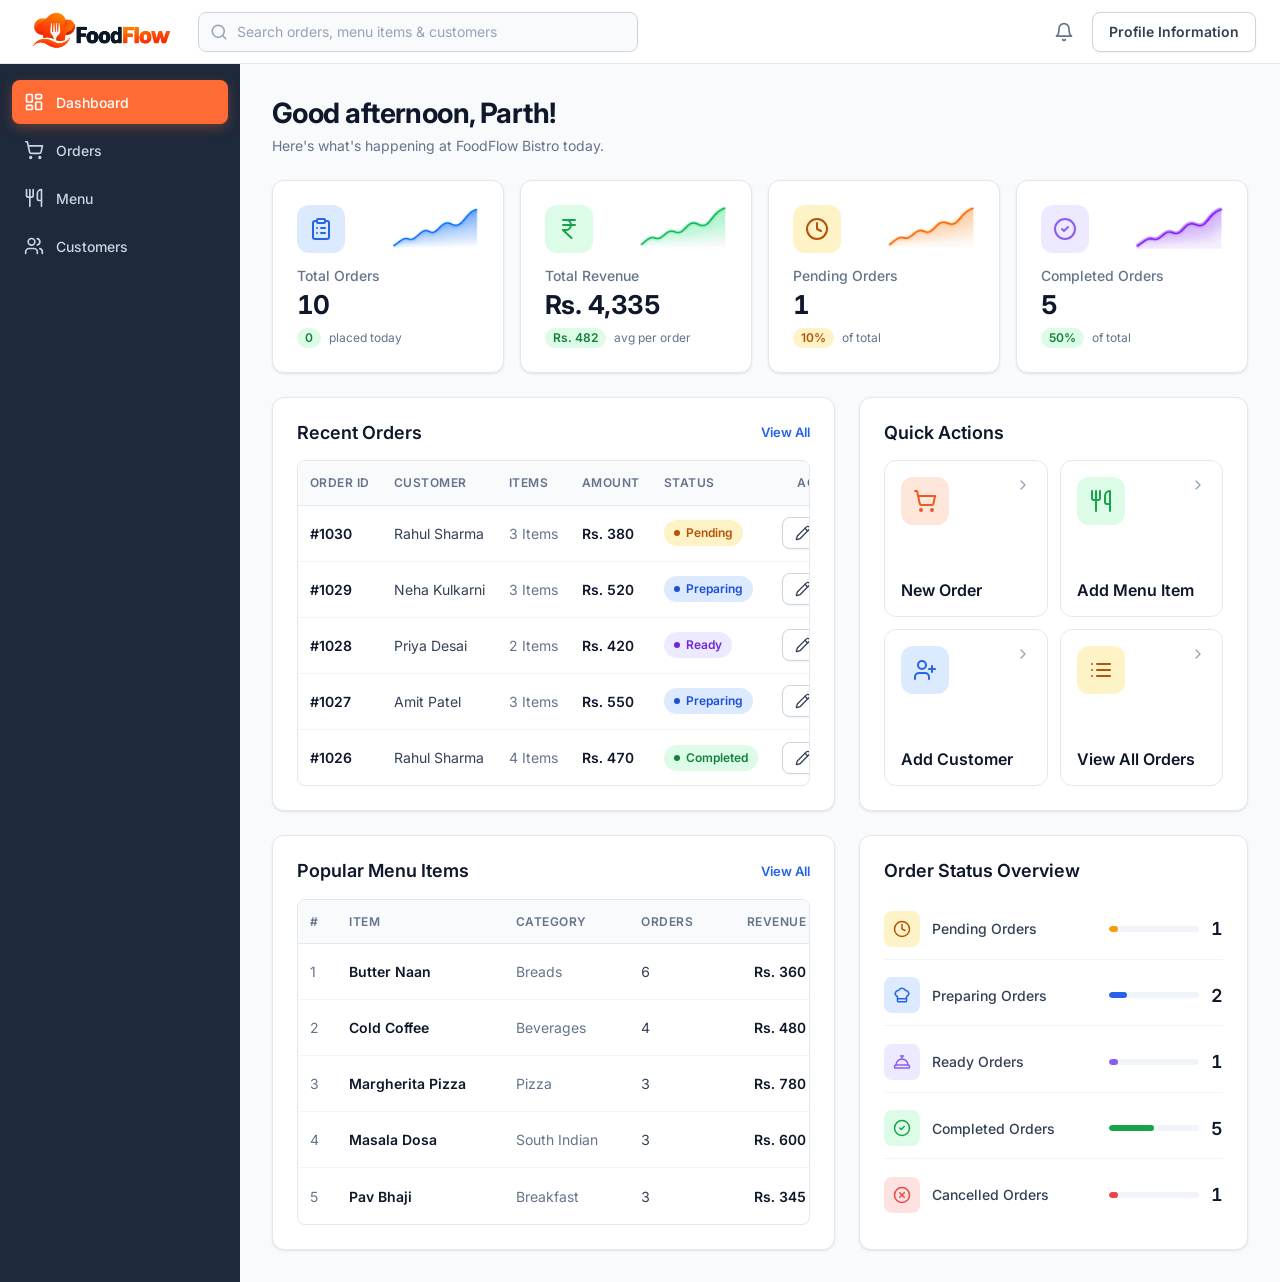
<file: frontend/index.html>
<!DOCTYPE html>
<html lang="en">
<head>
    <meta charset="UTF-8">
    <meta name="viewport" content="width=device-width, initial-scale=1.0">
    <title>FoodFlow</title>

    <link rel="preconnect" href="https://fonts.googleapis.com">
    <link rel="preconnect" href="https://fonts.gstatic.com" crossorigin>
    <link href="https://fonts.googleapis.com/css2?family=Inter:wght@400;500;600;700&display=swap" rel="stylesheet">

    <link rel="stylesheet" href="css/main.css">
</head>
<body>
    <div class="app">
        <header class="topbar">
            <a href="index.html" class="topbar-logo">
                <img src="assets/logo/website-logo.png" alt="FoodFlow">
            </a>

            <div class="search-input topbar-search">
                <i data-icon="search"></i>
                <input class="input" type="text" name="search" id="searchbar" placeholder="Search orders, menu items & customers">
            </div>

            <div class="topbar-actions">
                <span class="topbar-bell"><i data-icon="bell"></i></span>
                <button type="button" class="btn btn-secondary">Profile Information</button>
            </div>
        </header>

        <div class="app-body">
            <aside class="sidebar">
                <nav>
                    <ul class="sidebar-list">
                        <li>
                            <a href="index.html" class="nav-link active">
                                <i data-icon="dashboard"></i>
                                <span>Dashboard</span>
                            </a>
                        </li>
                        <li>
                            <a href="orders.html" class="nav-link">
                                <i data-icon="cart"></i>
                                <span>Orders</span>
                            </a>
                        </li>
                        <li>
                            <a href="menu.html" class="nav-link">
                                <i data-icon="menu"></i>
                                <span>Menu</span>
                            </a>
                        </li>
                        <li>
                            <a href="customers.html" class="nav-link">
                                <i data-icon="users"></i>
                                <span>Customers</span>
                            </a>
                        </li>
                    </ul>
                </nav>
            </aside>

            <main class="main-content dashboard-page">
                <section class="page-header">
                    <div>
                        <h1 class="page-title" id="greeting-text">Good morning, Parth!</h1>
                        <p class="page-subtitle">Here's what's happening at FoodFlow Bistro today.</p>
                    </div>
                </section>

                <section class="stat-cards">
                    <div class="card stat-card">
                        <div class="stat-card-top">
                            <span class="icon-box icon-blue"><i data-icon="orders"></i></span>
                            <img class="stat-graph" src="assets/icons/summary-section/graph-total-orders.png" alt="">
                        </div>
                        <div class="stat-info">
                            <span class="stat-label">Total Orders</span>
                            <span class="stat-value">0</span>
                            <div class="stat-meta"><span class="stat-pill"></span>placed today</div>
                        </div>
                    </div>

                    <div class="card stat-card">
                        <div class="stat-card-top">
                            <span class="icon-box icon-green"><i data-icon="rupee"></i></span>
                            <img class="stat-graph" src="assets/icons/summary-section/graph-total-revenue.png" alt="">
                        </div>
                        <div class="stat-info">
                            <span class="stat-label">Total Revenue</span>
                            <span class="stat-value">0</span>
                            <div class="stat-meta"><span class="stat-pill"></span>avg per order</div>
                        </div>
                    </div>

                    <div class="card stat-card">
                        <div class="stat-card-top">
                            <span class="icon-box icon-amber"><i data-icon="clock"></i></span>
                            <img class="stat-graph" src="assets/icons/summary-section/graph-pending-orders.png" alt="">
                        </div>
                        <div class="stat-info">
                            <span class="stat-label">Pending Orders</span>
                            <span class="stat-value">0</span>
                            <div class="stat-meta"><span class="stat-pill stat-pill-warning"></span>of total</div>
                        </div>
                    </div>

                    <div class="card stat-card">
                        <div class="stat-card-top">
                            <span class="icon-box icon-purple"><i data-icon="check"></i></span>
                            <img class="stat-graph" src="assets/icons/summary-section/graph-completed-orders.png" alt="">
                        </div>
                        <div class="stat-info">
                            <span class="stat-label">Completed Orders</span>
                            <span class="stat-value">0</span>
                            <div class="stat-meta"><span class="stat-pill"></span>of total</div>
                        </div>
                    </div>
                </section>

                <div class="dashboard-grid">
                    <section class="card card-body recent-orders-section">
                        <div class="card-header">
                            <h2 class="card-title">Recent Orders</h2>
                            <a href="orders.html" class="card-link">View All</a>
                        </div>
                    <div class="table-wrap">
                        <table class="table ">
                            <thead>
                                <tr>
                                    <th>Order ID</th>
                                    <th>Customer</th>
                                    <th>Items</th>
                                    <th>Amount</th>
                                    <th>Status</th>
                                    <th>Actions</th>
                                </tr>
                            </thead>
                            <tbody>

                            </tbody>
                        </table>
                    </div>
                    </section>

                    <section class="card card-body quick-actions-section">
                        <div class="card-header">
                            <h2 class="card-title">Quick Actions</h2>
                        </div>
                        <div class="quick-actions">
                        <button type="button" class="quick-action" id="new-order-quick-action">
                            <span class="icon-box icon-orange"><i data-icon="cart"></i></span>
                            <span class="quick-action-label">New Order</span>
                            <i data-icon="chevronRight"></i>
                        </button>
                        <button type="button" class="quick-action" id="add-menu-quick-action">
                            <span class="icon-box icon-green"><i data-icon="menu"></i></span>
                            <span class="quick-action-label">Add Menu Item</span>
                            <i data-icon="chevronRight"></i>
                        </button>
                        <button type="button" class="quick-action" id="add-customer-quick-action">
                            <span class="icon-box icon-blue"><i data-icon="userPlus"></i></span>
                            <span class="quick-action-label">Add Customer</span>
                            <i data-icon="chevronRight"></i>
                        </button>
                        <button type="button" class="quick-action" id="view-all-order-quick-action">
                            <span class="icon-box icon-amber"><i data-icon="list"></i></span>
                            <span class="quick-action-label">View All Orders</span>
                            <i data-icon="chevronRight"></i>
                        </button>
                        </div>
                    </section>

                    <section class="card card-body popular-menu-section">
                        <div class="card-header">
                            <h2 class="card-title">Popular Menu Items</h2>
                            <a href="menu.html" class="card-link">View All</a>
                        </div>
                    <div class="table-wrap">
                        <table class="table ">
                            <thead>
                                <tr>
                                    <th>#</th>
                                    <th>Item</th>
                                    <th>Category</th>
                                    <th>Orders</th>
                                    <th>Revenue</th>
                                </tr>
                            </thead>
                            <tbody>

                            </tbody>
                        </table>
                    </div>
                    </section>

                    <section class="card card-body order-status-section">
                        <div class="card-header">
                            <h2 class="card-title">Order Status Overview</h2>
                        </div>
                        <div class="status-tiles">
                        <div class="status-tile" data-status="Pending">
                            <span class="icon-box icon-box-sm icon-amber"><i data-icon="clock"></i></span>
                            <span class="status-tile-label">Pending Orders</span>
                            <span class="status-tile-bar"><span></span></span>
                            <span class="status-tile-count">0</span>
                        </div>
                        <div class="status-tile" data-status="Preparing">
                            <span class="icon-box icon-box-sm icon-blue"><i data-icon="chef"></i></span>
                            <span class="status-tile-label">Preparing Orders</span>
                            <span class="status-tile-bar"><span></span></span>
                            <span class="status-tile-count">0</span>
                        </div>
                        <div class="status-tile" data-status="Ready">
                            <span class="icon-box icon-box-sm icon-purple"><i data-icon="ready"></i></span>
                            <span class="status-tile-label">Ready Orders</span>
                            <span class="status-tile-bar"><span></span></span>
                            <span class="status-tile-count">0</span>
                        </div>
                        <div class="status-tile" data-status="Completed">
                            <span class="icon-box icon-box-sm icon-green"><i data-icon="check"></i></span>
                            <span class="status-tile-label">Completed Orders</span>
                            <span class="status-tile-bar"><span></span></span>
                            <span class="status-tile-count">0</span>
                        </div>
                        <div class="status-tile" data-status="Cancelled">
                            <span class="icon-box icon-box-sm icon-red"><i data-icon="cancel"></i></span>
                            <span class="status-tile-label">Cancelled Orders</span>
                            <span class="status-tile-bar"><span></span></span>
                            <span class="status-tile-count">0</span>
                        </div>
                        </div>
                    </section>
                </div>

                <div class="modal-overlay new-order-modal-overlay" id="new-order-modal-overlay" hidden>
                    <div class="modal modal-lg" role="dialog" aria-modal="true">
                        <div class="modal-header new-order-header">
                            <div>
                                <h2 class="modal-title">Create New Order</h2>
                                <p class="modal-subtitle">Add a new order for a customer</p>
                            </div>
                            <button type="button" class="btn btn-ghost btn-icon btn-sm modal-close close-new-order" aria-label="Close modal">
                                <i data-icon="close"></i>
                            </button>
                        </div>

                        <div class="modal-body">
                            <div class="field">
                                <label class="label" for="customer-name">Customer Name</label>
                                <input class="input" type="text" name="customer-name" id="customer-name" placeholder="Enter customer name" list="customer-list" autocomplete="off">
                                <datalist id="customer-list"></datalist>
                            </div>

                            <div class="field">
                                <label class="label" for="order-type">Order Type</label>
                                <select class="select" name="order-type" id="order-type">
                                    <option value="dine-in" selected>Dine In</option>
                                    <option value="take-away">Take Away</option>
                                </select>
                            </div>

                            <div class="field field-full">
                                <label class="label" for="menu-item">Menu Item</label>
                                <div class="add-item-row">
                                    <select class="select" name="menu-item" id="menu-item">
                                        <option value="" selected disabled>Select Menu Item</option>
                                    </select>
                                    <input class="input input-number" type="number" name="item-quantity" id="item-quantity" min="1" value="1" aria-label="Quantity">
                                    <button type="button" class="btn btn-secondary add-item-button">Add Item</button>
                                </div>
                            </div>

                            <div class="field-full line-items">
                                <div class="line-items-title">Selected Items</div>
                                <div class="selected-items-list"></div>
                            </div>

                            <div class="field field-full">
                                <label class="label" for="special-instructions">Special Instructions</label>
                                <textarea class="textarea" name="special-instructions" id="special-instructions" placeholder="e.g. Less spice, extra cheese, no onions..."></textarea>
                            </div>

                            <div class="field-full total-box">
                                <span>Total Amount</span>
                                <strong id="new-order-total">Rs. 0</strong>
                            </div>
                        </div>

                        <div class="modal-footer">
                            <button type="button" class="btn btn-secondary cancel-new-order">Cancel</button>
                            <button type="button" class="btn btn-primary create-new-order">Create Order</button>
                        </div>
                    </div>
                </div>

                <div class="modal-overlay add-menu-modal-overlay" id="add-menu-modal-overlay" hidden>
                    <div class="modal" role="dialog" aria-modal="true">
                        <div class="modal-header add-menu-header">
                            <div>
                                <h2 class="modal-title">Add New Menu Item</h2>
                                <p class="modal-subtitle">Add a new menu item to your restaurant menu</p>
                            </div>
                            <button type="button" class="btn btn-ghost btn-icon btn-sm modal-close close-add-menu" aria-label="Close modal">
                                <i data-icon="close"></i>
                            </button>
                        </div>

                        <div class="modal-body">
                            <div class="field field-full">
                                <label class="label" for="item-name">Item Name</label>
                                <input class="input" type="text" name="item-name" id="item-name" placeholder="Enter menu item name">
                            </div>

                            <div class="field">
                                <label class="label" for="item-category">Category</label>
                                <select class="select" name="item-category" id="item-category">
                                    <option value="" selected disabled>Select category</option>
                                </select>
                            </div>

                            <div class="field">
                                <label class="label" for="item-price">Price (Rs.)</label>
                                <input class="input" type="number" name="item-price" id="item-price" placeholder="Enter price" min="0">
                            </div>

                            <div class="field field-full">
                                <label class="label" for="item-description">Description (Optional)</label>
                                <textarea class="textarea" name="item-description" id="item-description" placeholder="Enter a short description..."></textarea>
                            </div>
                        </div>

                        <div class="modal-footer">
                            <button type="button" class="btn btn-secondary cancel-add-menu">Cancel</button>
                            <button type="button" class="btn btn-primary add-menu-item">Add Item</button>
                        </div>
                    </div>
                </div>

                <div class="modal-overlay add-customer-modal-overlay" id="add-customer-modal-overlay" hidden>
                    <div class="modal" role="dialog" aria-modal="true">
                        <div class="modal-header add-customer-header">
                            <div>
                                <h2 class="modal-title">Add New Customer</h2>
                                <p class="modal-subtitle">Add a new customer to your restaurant</p>
                            </div>
                            <button type="button" class="btn btn-ghost btn-icon btn-sm modal-close close-add-customer" aria-label="Close modal">
                                <i data-icon="close"></i>
                            </button>
                        </div>

                        <div class="modal-body">
                            <div class="field field-full">
                                <label class="label" for="new-customer-name">Customer Name</label>
                                <input class="input" type="text" name="new-customer-name" id="new-customer-name" placeholder="Enter customer name">
                            </div>

                            <div class="field">
                                <label class="label" for="customer-phone">Phone Number</label>
                                <input class="input" type="tel" name="customer-phone" id="customer-phone" placeholder="Enter phone number" maxlength="10">
                            </div>

                            <div class="field">
                                <label class="label" for="customer-email">Email (Optional)</label>
                                <input class="input" type="email" name="customer-email" id="customer-email" placeholder="Enter email address">
                            </div>
                        </div>

                        <div class="modal-footer">
                            <button type="button" class="btn btn-secondary cancel-add-customer">Cancel</button>
                            <button type="button" class="btn btn-primary add-customer-button">Add Customer</button>
                        </div>
                    </div>
                </div>

                <div class="modal-overlay edit-order-modal-overlay" id="edit-order-modal-overlay" hidden>
                    <div class="modal modal-sm" role="dialog" aria-modal="true" aria-labelledby="edit-order-title">
                        <div class="modal-header">
                            <div>
                                <h2 class="modal-title" id="edit-order-title">Edit Order</h2>
                                <p class="modal-subtitle">Update the order details below.</p>
                            </div>
                            <button type="button" class="btn btn-ghost btn-icon btn-sm modal-close close-edit-order" aria-label="Close modal">
                                <i data-icon="close"></i>
                            </button>
                        </div>

                        <div class="modal-body">
                            <div class="field field-full">
                                <label class="label" for="edit-order-customer">Customer Name</label>
                                <input class="input" type="text" id="edit-order-customer" placeholder="Enter customer name" required>
                            </div>

                            <div class="field field-full">
                                <label class="label" for="edit-order-status">Order Status</label>
                                <select class="select" id="edit-order-status">
                                    <option value="Pending">Pending</option>
                                    <option value="Preparing">Preparing</option>
                                    <option value="Ready">Ready</option>
                                    <option value="Completed">Completed</option>
                                    <option value="Cancelled">Cancelled</option>
                                </select>
                            </div>

                            <div class="field field-full">
                                <label class="label" for="edit-order-instructions">Special Instructions</label>
                                <textarea class="textarea" id="edit-order-instructions" placeholder="Optional instructions" rows="3"></textarea>
                            </div>
                        </div>

                        <div class="modal-footer modal-footer-split">
                            <button type="button" class="btn btn-danger delete-edit-order">Delete Order</button>
                            <div class="modal-footer-actions">
                                <button type="button" class="btn btn-secondary cancel-edit-order">Cancel</button>
                                <button type="button" class="btn btn-primary save-edit-order">Save Changes</button>
                            </div>
                        </div>
                    </div>
                </div>
            </main>
        </div>
    </div>

    <script src="js/data.js"></script>
    <script src="js/icons.js"></script>
    <script src="js/app.js"></script>
</body>
</html>
</file>
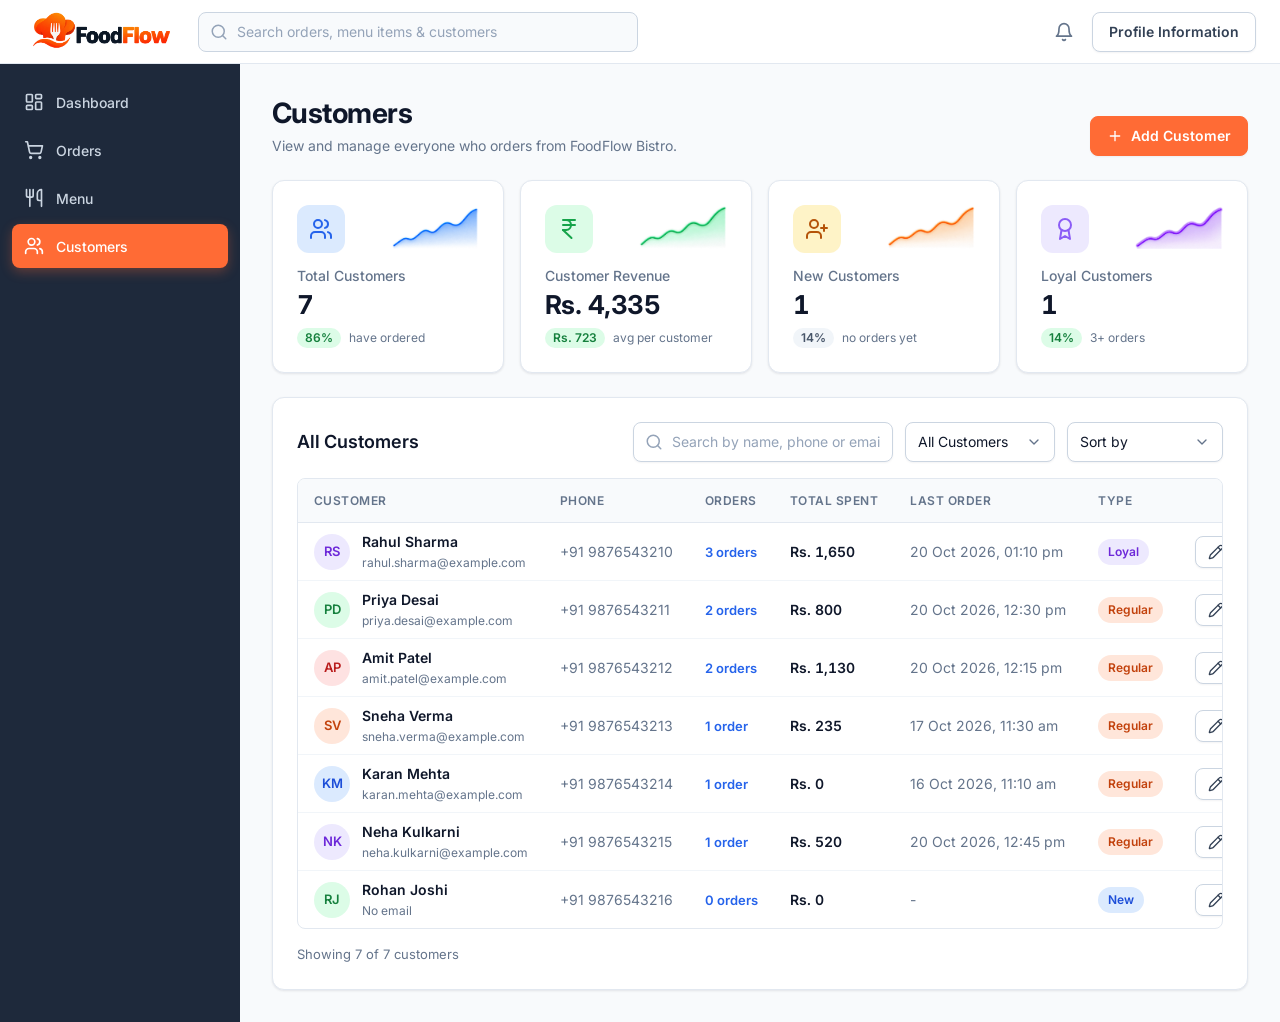
<file: frontend/customers.html>
<!DOCTYPE html>
<html lang="en">
<head>
    <meta charset="UTF-8">
    <meta name="viewport" content="width=device-width, initial-scale=1.0">
    <title>FoodFlow - Customers</title>

    <link rel="preconnect" href="https://fonts.googleapis.com">
    <link rel="preconnect" href="https://fonts.gstatic.com" crossorigin>
    <link href="https://fonts.googleapis.com/css2?family=Inter:wght@400;500;600;700&display=swap" rel="stylesheet">

    <link rel="stylesheet" href="css/main.css">
</head>
<body>
    <div class="app">
        <header class="topbar">
            <a href="index.html" class="topbar-logo">
                <img src="assets/logo/website-logo.png" alt="FoodFlow">
            </a>

            <div class="search-input topbar-search">
                <i data-icon="search"></i>
                <input class="input" type="text" name="search" id="searchbar" placeholder="Search orders, menu items & customers">
            </div>

            <div class="topbar-actions">
                <span class="topbar-bell"><i data-icon="bell"></i></span>
                <button type="button" class="btn btn-secondary">Profile Information</button>
            </div>
        </header>

        <div class="app-body">
            <aside class="sidebar">
                <nav>
                    <ul class="sidebar-list">
                        <li>
                            <a href="index.html" class="nav-link">
                                <i data-icon="dashboard"></i>
                                <span>Dashboard</span>
                            </a>
                        </li>
                        <li>
                            <a href="orders.html" class="nav-link">
                                <i data-icon="cart"></i>
                                <span>Orders</span>
                            </a>
                        </li>
                        <li>
                            <a href="menu.html" class="nav-link">
                                <i data-icon="menu"></i>
                                <span>Menu</span>
                            </a>
                        </li>
                        <li>
                            <a href="customers.html" class="nav-link active">
                                <i data-icon="users"></i>
                                <span>Customers</span>
                            </a>
                        </li>
                    </ul>
                </nav>
            </aside>

            <main class="main-content customers-page">
                <section class="page-header">
                    <div>
                        <h1 class="page-title">Customers</h1>
                        <p class="page-subtitle">View and manage everyone who orders from FoodFlow Bistro.</p>
                    </div>
                    <button type="button" class="btn btn-primary" id="open-add-customer">
                        <i data-icon="plus"></i>Add Customer
                    </button>
                </section>

                <section class="stat-cards">
                    <div class="card stat-card">
                        <div class="stat-card-top">
                            <span class="icon-box icon-blue"><i data-icon="users"></i></span>
                            <img class="stat-graph" src="assets/icons/summary-section/graph-total-orders.png" alt="">
                        </div>
                        <div class="stat-info">
                            <span class="stat-label">Total Customers</span>
                            <span class="stat-value">0</span>
                            <div class="stat-meta"><span class="stat-pill"></span>have ordered</div>
                        </div>
                    </div>

                    <div class="card stat-card">
                        <div class="stat-card-top">
                            <span class="icon-box icon-green"><i data-icon="rupee"></i></span>
                            <img class="stat-graph" src="assets/icons/summary-section/graph-total-revenue.png" alt="">
                        </div>
                        <div class="stat-info">
                            <span class="stat-label">Customer Revenue</span>
                            <span class="stat-value">0</span>
                            <div class="stat-meta"><span class="stat-pill"></span>avg per customer</div>
                        </div>
                    </div>

                    <div class="card stat-card">
                        <div class="stat-card-top">
                            <span class="icon-box icon-amber"><i data-icon="userPlus"></i></span>
                            <img class="stat-graph" src="assets/icons/summary-section/graph-pending-orders.png" alt="">
                        </div>
                        <div class="stat-info">
                            <span class="stat-label">New Customers</span>
                            <span class="stat-value">0</span>
                            <div class="stat-meta"><span class="stat-pill stat-pill-neutral"></span>no orders yet</div>
                        </div>
                    </div>

                    <div class="card stat-card">
                        <div class="stat-card-top">
                            <span class="icon-box icon-purple"><i data-icon="award"></i></span>
                            <img class="stat-graph" src="assets/icons/summary-section/graph-completed-orders.png" alt="">
                        </div>
                        <div class="stat-info">
                            <span class="stat-label">Loyal Customers</span>
                            <span class="stat-value">0</span>
                            <div class="stat-meta"><span class="stat-pill"></span>3+ orders</div>
                        </div>
                    </div>
                </section>

                <section class="card card-body">
                    <div class="card-header">
                        <h2 class="card-title">All Customers</h2>
                        <div class="toolbar">
                            <div class="search-input">
                                <i data-icon="search"></i>
                                <input class="input" type="text" name="customer-search" id="customer-searchbar" placeholder="Search by name, phone or email">
                            </div>
                            <select class="select" name="customer-type-filter" id="customer-type-filter">
                                <option value="all">All Customers</option>
                                <option value="New">New</option>
                                <option value="Regular">Regular</option>
                                <option value="Loyal">Loyal</option>
                            </select>
                            <select class="select" name="customer-sort" id="customer-sort">
                                <option value="default">Sort by</option>
                                <option value="name">Name (A - Z)</option>
                                <option value="orders">Most Orders</option>
                                <option value="spent">Highest Spent</option>
                                <option value="recent">Recently Added</option>
                            </select>
                        </div>
                    </div>
                    <div class="table-wrap customers-table-wrap">
                        <table class="table customers-table">
                            <thead>
                                <tr>
                                    <th>Customer</th>
                                    <th>Phone</th>
                                    <th>Orders</th>
                                    <th>Total Spent</th>
                                    <th>Last Order</th>
                                    <th>Type</th>
                                    <th>Actions</th>
                                </tr>
                            </thead>
                            <tbody>

                            </tbody>
                        </table>
                    </div>

                    <p class="card-footer-text" id="customer-count-text"></p>
                </section>

                <div class="modal-overlay add-customer-modal-overlay" id="add-customer-modal-overlay" hidden>
                    <div class="modal" role="dialog" aria-modal="true">
                        <div class="modal-header add-customer-header">
                            <div>
                                <h2 class="modal-title">Add New Customer</h2>
                                <p class="modal-subtitle">Add a new customer to your restaurant</p>
                            </div>
                            <button type="button" class="btn btn-ghost btn-icon btn-sm modal-close close-add-customer" aria-label="Close modal">
                                <i data-icon="close"></i>
                            </button>
                        </div>

                        <div class="modal-body">
                            <div class="field field-full">
                                <label class="label" for="new-customer-name">Customer Name</label>
                                <input class="input" type="text" name="new-customer-name" id="new-customer-name" placeholder="Enter customer name">
                            </div>

                            <div class="field">
                                <label class="label" for="customer-phone">Phone Number</label>
                                <input class="input" type="tel" name="customer-phone" id="customer-phone" placeholder="Enter phone number" maxlength="10">
                            </div>

                            <div class="field">
                                <label class="label" for="customer-email">Email (Optional)</label>
                                <input class="input" type="email" name="customer-email" id="customer-email" placeholder="Enter email address">
                            </div>
                        </div>

                        <div class="modal-footer">
                            <button type="button" class="btn btn-secondary cancel-add-customer">Cancel</button>
                            <button type="button" class="btn btn-primary add-customer-button">Add Customer</button>
                        </div>
                    </div>
                </div>
            </main>
        </div>
    </div>

    <script src="js/data.js"></script>
    <script src="js/icons.js"></script>
    <script src="js/app.js"></script>
</body>
</html>
</file>
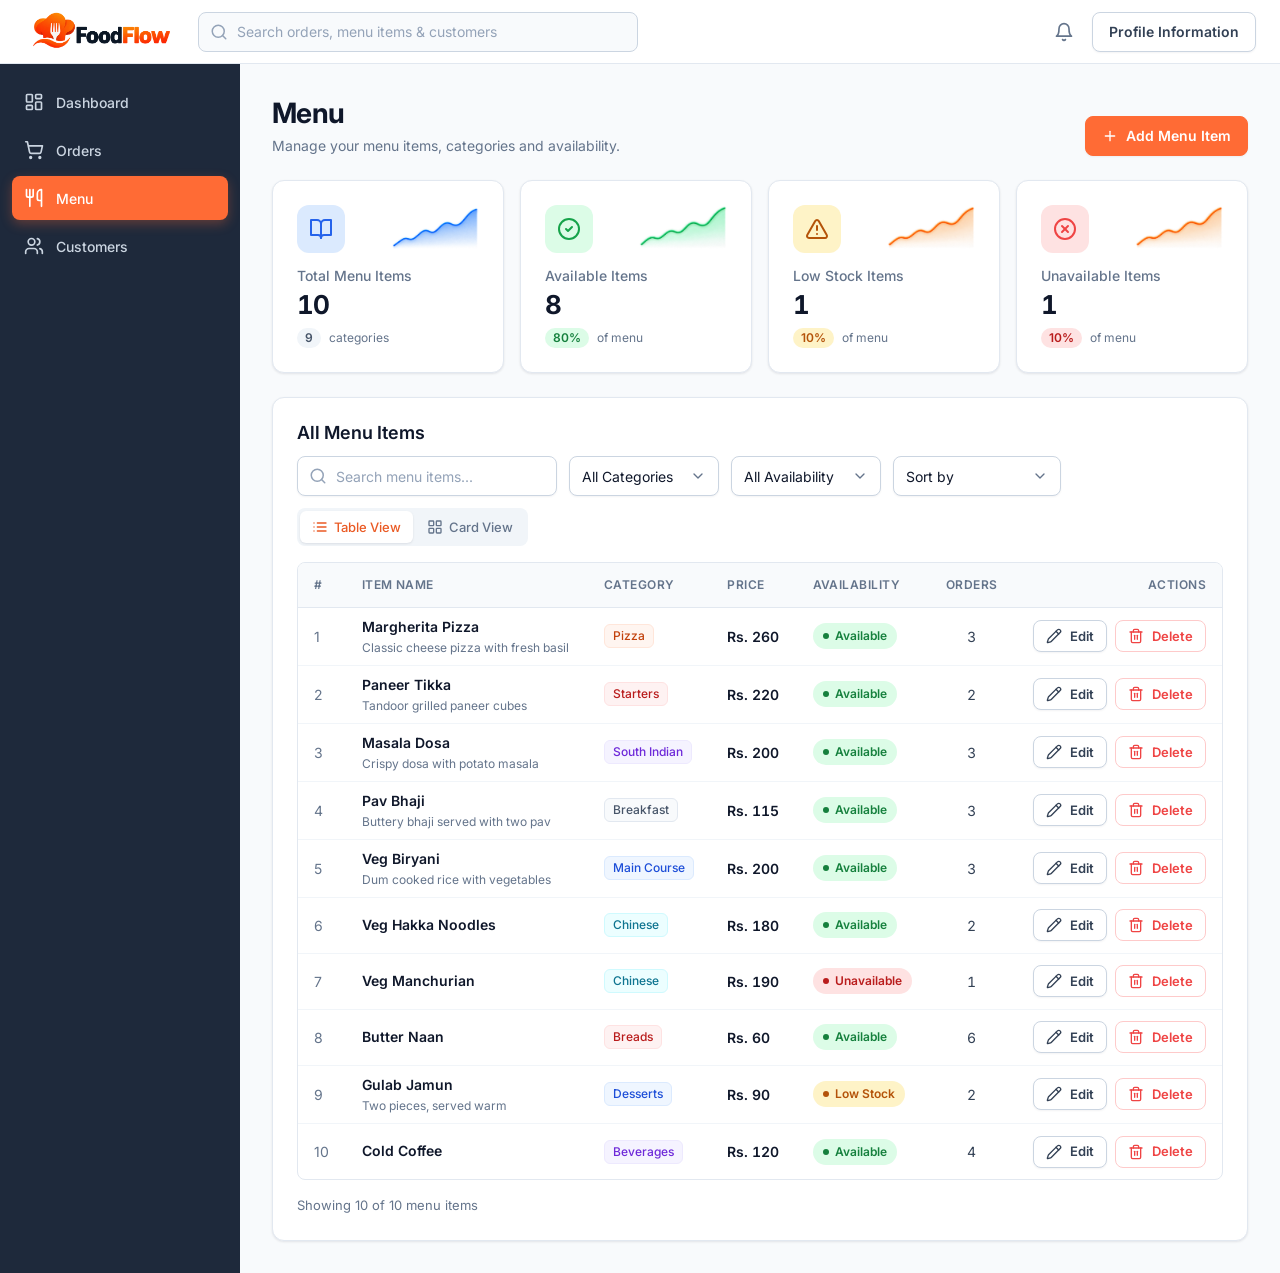
<file: frontend/menu.html>
<!DOCTYPE html>
<html lang="en">
<head>
    <meta charset="UTF-8">
    <meta name="viewport" content="width=device-width, initial-scale=1.0">
    <title>FoodFlow - Menu</title>

    <link rel="preconnect" href="https://fonts.googleapis.com">
    <link rel="preconnect" href="https://fonts.gstatic.com" crossorigin>
    <link href="https://fonts.googleapis.com/css2?family=Inter:wght@400;500;600;700&display=swap" rel="stylesheet">

    <link rel="stylesheet" href="css/main.css">
</head>
<body>
    <div class="app">
        <header class="topbar">
            <a href="index.html" class="topbar-logo">
                <img src="assets/logo/website-logo.png" alt="FoodFlow">
            </a>

            <div class="search-input topbar-search">
                <i data-icon="search"></i>
                <input class="input" type="text" name="search" id="searchbar" placeholder="Search orders, menu items & customers">
            </div>

            <div class="topbar-actions">
                <span class="topbar-bell"><i data-icon="bell"></i></span>
                <button type="button" class="btn btn-secondary">Profile Information</button>
            </div>
        </header>

        <div class="app-body">
            <aside class="sidebar">
                <nav>
                    <ul class="sidebar-list">
                        <li>
                            <a href="index.html" class="nav-link">
                                <i data-icon="dashboard"></i>
                                <span>Dashboard</span>
                            </a>
                        </li>
                        <li>
                            <a href="orders.html" class="nav-link">
                                <i data-icon="cart"></i>
                                <span>Orders</span>
                            </a>
                        </li>
                        <li>
                            <a href="menu.html" class="nav-link active">
                                <i data-icon="menu"></i>
                                <span>Menu</span>
                            </a>
                        </li>
                        <li>
                            <a href="customers.html" class="nav-link">
                                <i data-icon="users"></i>
                                <span>Customers</span>
                            </a>
                        </li>
                    </ul>
                </nav>
            </aside>

            <main class="main-content menu-page">
                <section class="page-header">
                    <div>
                        <h1 class="page-title">Menu</h1>
                        <p class="page-subtitle">Manage your menu items, categories and availability.</p>
                    </div>
                    <button type="button" class="btn btn-primary" id="open-add-menu-item">
                        <i data-icon="plus"></i>Add Menu Item
                    </button>
                </section>

                <section class="stat-cards">
                    <div class="card stat-card">
                        <div class="stat-card-top">
                            <span class="icon-box icon-blue"><i data-icon="book"></i></span>
                            <img class="stat-graph" src="assets/icons/summary-section/graph-total-orders.png" alt="">
                        </div>
                        <div class="stat-info">
                            <span class="stat-label">Total Menu Items</span>
                            <span class="stat-value">0</span>
                            <div class="stat-meta"><span class="stat-pill stat-pill-neutral"></span>categories</div>
                        </div>
                    </div>

                    <div class="card stat-card">
                        <div class="stat-card-top">
                            <span class="icon-box icon-green"><i data-icon="check"></i></span>
                            <img class="stat-graph" src="assets/icons/summary-section/graph-total-revenue.png" alt="">
                        </div>
                        <div class="stat-info">
                            <span class="stat-label">Available Items</span>
                            <span class="stat-value">0</span>
                            <div class="stat-meta"><span class="stat-pill"></span>of menu</div>
                        </div>
                    </div>

                    <div class="card stat-card">
                        <div class="stat-card-top">
                            <span class="icon-box icon-amber"><i data-icon="alert"></i></span>
                            <img class="stat-graph" src="assets/icons/summary-section/graph-pending-orders.png" alt="">
                        </div>
                        <div class="stat-info">
                            <span class="stat-label">Low Stock Items</span>
                            <span class="stat-value">0</span>
                            <div class="stat-meta"><span class="stat-pill stat-pill-warning"></span>of menu</div>
                        </div>
                    </div>

                    <div class="card stat-card">
                        <div class="stat-card-top">
                            <span class="icon-box icon-red"><i data-icon="cancel"></i></span>
                            <img class="stat-graph" src="assets/icons/summary-section/graph-pending-orders.png" alt="">
                        </div>
                        <div class="stat-info">
                            <span class="stat-label">Unavailable Items</span>
                            <span class="stat-value">0</span>
                            <div class="stat-meta"><span class="stat-pill stat-pill-danger"></span>of menu</div>
                        </div>
                    </div>
                </section>

                <section class="card card-body">
                    <div class="card-header">
                        <h2 class="card-title">All Menu Items</h2>
                        <div class="toolbar">
                            <div class="search-input">
                                <i data-icon="search"></i>
                                <input class="input" type="text" name="menu-search" id="menu-searchbar" placeholder="Search menu items...">
                            </div>
                            <select class="select" name="menu-category-filter" id="menu-category-filter">
                                <option value="all">All Categories</option>
                            </select>
                            <select class="select" name="menu-availability-filter" id="menu-availability-filter">
                                <option value="all">All Availability</option>
                                <option value="Available">Available</option>
                                <option value="Low Stock">Low Stock</option>
                                <option value="Unavailable">Unavailable</option>
                            </select>
                            <select class="select" name="menu-sort" id="menu-sort">
                                <option value="default">Sort by</option>
                                <option value="name">Name (A - Z)</option>
                                <option value="price-low">Price (Low - High)</option>
                                <option value="price-high">Price (High - Low)</option>
                                <option value="orders">Most Ordered</option>
                            </select>
                            <div class="segmented">
                                <button type="button" class="segmented-button view-button active" data-view="table"><i data-icon="list"></i>Table View</button>
                                <button type="button" class="segmented-button view-button" data-view="card"><i data-icon="grid"></i>Card View</button>
                            </div>
                        </div>
                    </div>
                    <div class="table-wrap menu-table-view">
                        <table class="table menu-items-table">
                            <thead>
                                <tr>
                                    <th>#</th>
                                    <th>Item Name</th>
                                    <th>Category</th>
                                    <th>Price</th>
                                    <th>Availability</th>
                                    <th class="col-center">Orders</th>
                                    <th>Actions</th>
                                </tr>
                            </thead>
                            <tbody>

                            </tbody>
                        </table>
                    </div>

                    <div class="menu-cards menu-card-view" hidden></div>

                    <p class="card-footer-text" id="menu-count-text"></p>
                </section>

                <div class="modal-overlay add-menu-modal-overlay" id="add-menu-modal-overlay" hidden>
                    <div class="modal" role="dialog" aria-modal="true">
                        <div class="modal-header add-menu-header">
                            <div>
                                <h2 class="modal-title">Add New Menu Item</h2>
                                <p class="modal-subtitle">Add a new menu item to your restaurant menu</p>
                            </div>
                            <button type="button" class="btn btn-ghost btn-icon btn-sm modal-close close-add-menu" aria-label="Close modal">
                                <i data-icon="close"></i>
                            </button>
                        </div>

                        <div class="modal-body">
                            <div class="field field-full">
                                <label class="label" for="item-name">Item Name</label>
                                <input class="input" type="text" name="item-name" id="item-name" placeholder="Enter menu item name">
                            </div>

                            <div class="field">
                                <label class="label" for="item-category">Category</label>
                                <select class="select" name="item-category" id="item-category">
                                    <option value="" selected disabled>Select category</option>
                                </select>
                            </div>

                            <div class="field">
                                <label class="label" for="item-price">Price (Rs.)</label>
                                <input class="input" type="number" name="item-price" id="item-price" placeholder="Enter price" min="0">
                            </div>

                            <div class="field field-full">
                                <label class="label" for="item-availability">Availability</label>
                                <select class="select" name="item-availability" id="item-availability">
                                    <option value="Available">Available</option>
                                    <option value="Low Stock">Low Stock</option>
                                    <option value="Unavailable">Unavailable</option>
                                </select>
                            </div>

                            <div class="field field-full">
                                <label class="label" for="item-description">Description (Optional)</label>
                                <textarea class="textarea" name="item-description" id="item-description" placeholder="Enter a short description..."></textarea>
                            </div>
                        </div>

                        <div class="modal-footer">
                            <button type="button" class="btn btn-secondary cancel-add-menu">Cancel</button>
                            <button type="button" class="btn btn-primary add-menu-item">Add Item</button>
                        </div>
                    </div>
                </div>
            </main>
        </div>
    </div>

    <script src="js/data.js"></script>
    <script src="js/icons.js"></script>
    <script src="js/app.js"></script>
</body>
</html>
</file>
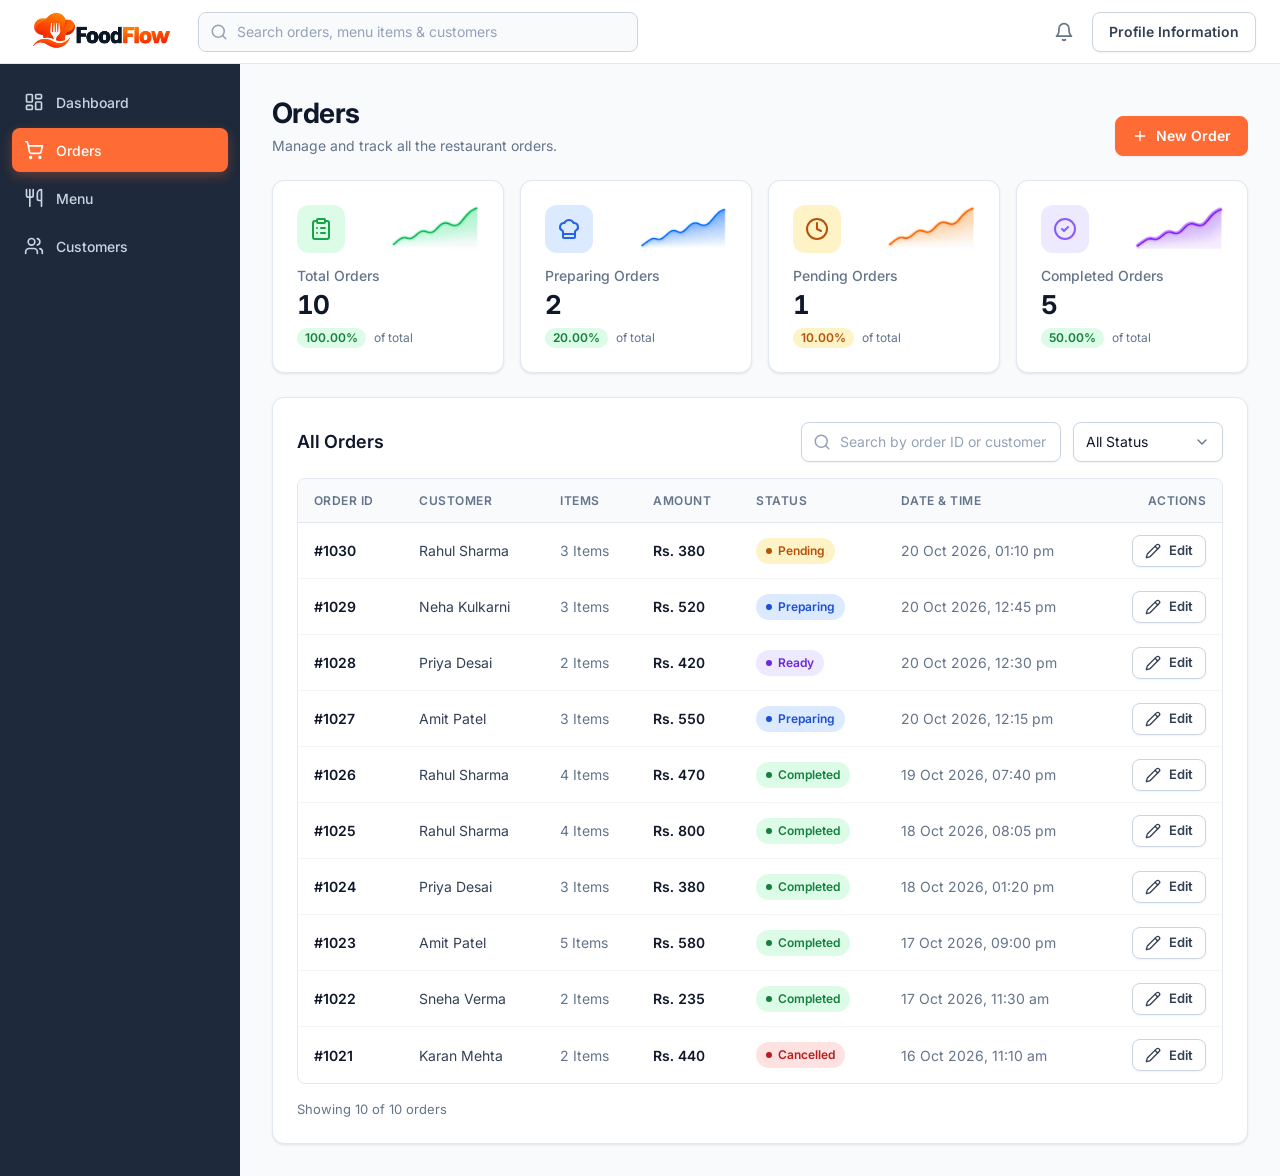
<file: frontend/orders.html>
<!DOCTYPE html>
<html lang="en">
<head>
    <meta charset="UTF-8">
    <meta name="viewport" content="width=device-width, initial-scale=1.0">
    <title>FoodFlow - Orders</title>

    <link rel="preconnect" href="https://fonts.googleapis.com">
    <link rel="preconnect" href="https://fonts.gstatic.com" crossorigin>
    <link href="https://fonts.googleapis.com/css2?family=Inter:wght@400;500;600;700&display=swap" rel="stylesheet">

    <link rel="stylesheet" href="css/main.css">
</head>
<body>
    <div class="app">
        <header class="topbar">
            <a href="index.html" class="topbar-logo">
                <img src="assets/logo/website-logo.png" alt="FoodFlow">
            </a>

            <div class="search-input topbar-search">
                <i data-icon="search"></i>
                <input class="input" type="text" name="search" id="searchbar" placeholder="Search orders, menu items & customers">
            </div>

            <div class="topbar-actions">
                <span class="topbar-bell"><i data-icon="bell"></i></span>
                <button type="button" class="btn btn-secondary">Profile Information</button>
            </div>
        </header>

        <div class="app-body">
            <aside class="sidebar">
                <nav>
                    <ul class="sidebar-list">
                        <li>
                            <a href="index.html" class="nav-link">
                                <i data-icon="dashboard"></i>
                                <span>Dashboard</span>
                            </a>
                        </li>
                        <li>
                            <a href="orders.html" class="nav-link active">
                                <i data-icon="cart"></i>
                                <span>Orders</span>
                            </a>
                        </li>
                        <li>
                            <a href="menu.html" class="nav-link">
                                <i data-icon="menu"></i>
                                <span>Menu</span>
                            </a>
                        </li>
                        <li>
                            <a href="customers.html" class="nav-link">
                                <i data-icon="users"></i>
                                <span>Customers</span>
                            </a>
                        </li>
                    </ul>
                </nav>
            </aside>

            <main class="main-content orders-page">
                <section class="page-header">
                    <div>
                        <h1 class="page-title">Orders</h1>
                        <p class="page-subtitle">Manage and track all the restaurant orders.</p>
                    </div>
                    <button type="button" class="btn btn-primary" id="new-order-quick-action">
                        <i data-icon="plus"></i>New Order
                    </button>
                </section>

                <section class="stat-cards">
                    <div class="card stat-card">
                        <div class="stat-card-top">
                            <span class="icon-box icon-green"><i data-icon="orders"></i></span>
                            <img class="stat-graph" src="assets/icons/summary-section/graph-total-revenue.png" alt="">
                        </div>
                        <div class="stat-info">
                            <span class="stat-label">Total Orders</span>
                            <span class="stat-value">0</span>
                            <div class="stat-meta"><span class="stat-pill"></span>of total</div>
                        </div>
                    </div>

                    <div class="card stat-card">
                        <div class="stat-card-top">
                            <span class="icon-box icon-blue"><i data-icon="chef"></i></span>
                            <img class="stat-graph" src="assets/icons/summary-section/graph-total-orders.png" alt="">
                        </div>
                        <div class="stat-info">
                            <span class="stat-label">Preparing Orders</span>
                            <span class="stat-value">0</span>
                            <div class="stat-meta"><span class="stat-pill"></span>of total</div>
                        </div>
                    </div>

                    <div class="card stat-card">
                        <div class="stat-card-top">
                            <span class="icon-box icon-amber"><i data-icon="clock"></i></span>
                            <img class="stat-graph" src="assets/icons/summary-section/graph-pending-orders.png" alt="">
                        </div>
                        <div class="stat-info">
                            <span class="stat-label">Pending Orders</span>
                            <span class="stat-value">0</span>
                            <div class="stat-meta"><span class="stat-pill stat-pill-warning"></span>of total</div>
                        </div>
                    </div>

                    <div class="card stat-card">
                        <div class="stat-card-top">
                            <span class="icon-box icon-purple"><i data-icon="check"></i></span>
                            <img class="stat-graph" src="assets/icons/summary-section/graph-completed-orders.png" alt="">
                        </div>
                        <div class="stat-info">
                            <span class="stat-label">Completed Orders</span>
                            <span class="stat-value">0</span>
                            <div class="stat-meta"><span class="stat-pill"></span>of total</div>
                        </div>
                    </div>
                </section>

                <section class="card card-body">
                    <div class="card-header">
                        <h2 class="card-title">All Orders</h2>
                        <div class="toolbar">
                            <div class="search-input">
                                <i data-icon="search"></i>
                                <input class="input" type="text" name="order-search" id="order-searchbar" placeholder="Search by order ID or customer">
                            </div>
                            <select class="select" name="order-status" id="order-status">
                                <option value="all">All Status</option>
                                <option value="pending">Pending</option>
                                <option value="preparing">Preparing</option>
                                <option value="ready">Ready</option>
                                <option value="completed">Completed</option>
                                <option value="cancelled">Cancelled</option>
                            </select>
                        </div>
                    </div>
                    <div class="table-wrap all-orders">
                        <table class="table ">
                            <thead>
                                <tr>
                                    <th>Order ID</th>
                                    <th>Customer</th>
                                    <th>Items</th>
                                    <th>Amount</th>
                                    <th>Status</th>
                                    <th>Date &amp; Time</th>
                                    <th>Actions</th>
                                </tr>
                            </thead>
                            <tbody>

                            </tbody>
                        </table>
                    </div>

                    <p class="card-footer-text" id="order-count-text"></p>
                </section>

                <div class="modal-overlay new-order-modal-overlay" id="new-order-modal-overlay" hidden>
                    <div class="modal modal-lg" role="dialog" aria-modal="true">
                        <div class="modal-header new-order-header">
                            <div>
                                <h2 class="modal-title">Create New Order</h2>
                                <p class="modal-subtitle">Add a new order for a customer</p>
                            </div>
                            <button type="button" class="btn btn-ghost btn-icon btn-sm modal-close close-new-order" aria-label="Close modal">
                                <i data-icon="close"></i>
                            </button>
                        </div>

                        <div class="modal-body">
                            <div class="field">
                                <label class="label" for="customer-name">Customer Name</label>
                                <input class="input" type="text" name="customer-name" id="customer-name" placeholder="Enter customer name" list="customer-list" autocomplete="off">
                                <datalist id="customer-list"></datalist>
                            </div>

                            <div class="field">
                                <label class="label" for="order-type">Order Type</label>
                                <select class="select" name="order-type" id="order-type">
                                    <option value="dine-in" selected>Dine In</option>
                                    <option value="take-away">Take Away</option>
                                </select>
                            </div>

                            <div class="field field-full">
                                <label class="label" for="menu-item">Menu Item</label>
                                <div class="add-item-row">
                                    <select class="select" name="menu-item" id="menu-item">
                                        <option value="" selected disabled>Select Menu Item</option>
                                    </select>
                                    <input class="input input-number" type="number" name="item-quantity" id="item-quantity" min="1" value="1" aria-label="Quantity">
                                    <button type="button" class="btn btn-secondary add-item-button">Add Item</button>
                                </div>
                            </div>

                            <div class="field-full line-items">
                                <div class="line-items-title">Selected Items</div>
                                <div class="selected-items-list"></div>
                            </div>

                            <div class="field field-full">
                                <label class="label" for="special-instructions">Special Instructions</label>
                                <textarea class="textarea" name="special-instructions" id="special-instructions" placeholder="e.g. Less spice, extra cheese, no onions..."></textarea>
                            </div>

                            <div class="field-full total-box">
                                <span>Total Amount</span>
                                <strong id="new-order-total">Rs. 0</strong>
                            </div>
                        </div>

                        <div class="modal-footer">
                            <button type="button" class="btn btn-secondary cancel-new-order">Cancel</button>
                            <button type="button" class="btn btn-primary create-new-order">Create Order</button>
                        </div>
                    </div>
                </div>

                <div class="modal-overlay edit-order-modal-overlay" id="edit-order-modal-overlay" hidden>
                    <div class="modal modal-sm" role="dialog" aria-modal="true" aria-labelledby="edit-order-title">
                        <div class="modal-header">
                            <div>
                                <h2 class="modal-title" id="edit-order-title">Edit Order</h2>
                                <p class="modal-subtitle">Update the order details below.</p>
                            </div>
                            <button type="button" class="btn btn-ghost btn-icon btn-sm modal-close close-edit-order" aria-label="Close modal">
                                <i data-icon="close"></i>
                            </button>
                        </div>

                        <div class="modal-body">
                            <div class="field field-full">
                                <label class="label" for="edit-order-customer">Customer Name</label>
                                <input class="input" type="text" id="edit-order-customer" placeholder="Enter customer name" required>
                            </div>

                            <div class="field field-full">
                                <label class="label" for="edit-order-status">Order Status</label>
                                <select class="select" id="edit-order-status">
                                    <option value="Pending">Pending</option>
                                    <option value="Preparing">Preparing</option>
                                    <option value="Ready">Ready</option>
                                    <option value="Completed">Completed</option>
                                    <option value="Cancelled">Cancelled</option>
                                </select>
                            </div>

                            <div class="field field-full">
                                <label class="label" for="edit-order-instructions">Special Instructions</label>
                                <textarea class="textarea" id="edit-order-instructions" placeholder="Optional instructions" rows="3"></textarea>
                            </div>
                        </div>

                        <div class="modal-footer modal-footer-split">
                            <button type="button" class="btn btn-danger delete-edit-order">Delete Order</button>
                            <div class="modal-footer-actions">
                                <button type="button" class="btn btn-secondary cancel-edit-order">Cancel</button>
                                <button type="button" class="btn btn-primary save-edit-order">Save Changes</button>
                            </div>
                        </div>
                    </div>
                </div>
            </main>
        </div>
    </div>

    <script src="js/data.js"></script>
    <script src="js/icons.js"></script>
    <script src="js/app.js"></script>
</body>
</html>
</file>
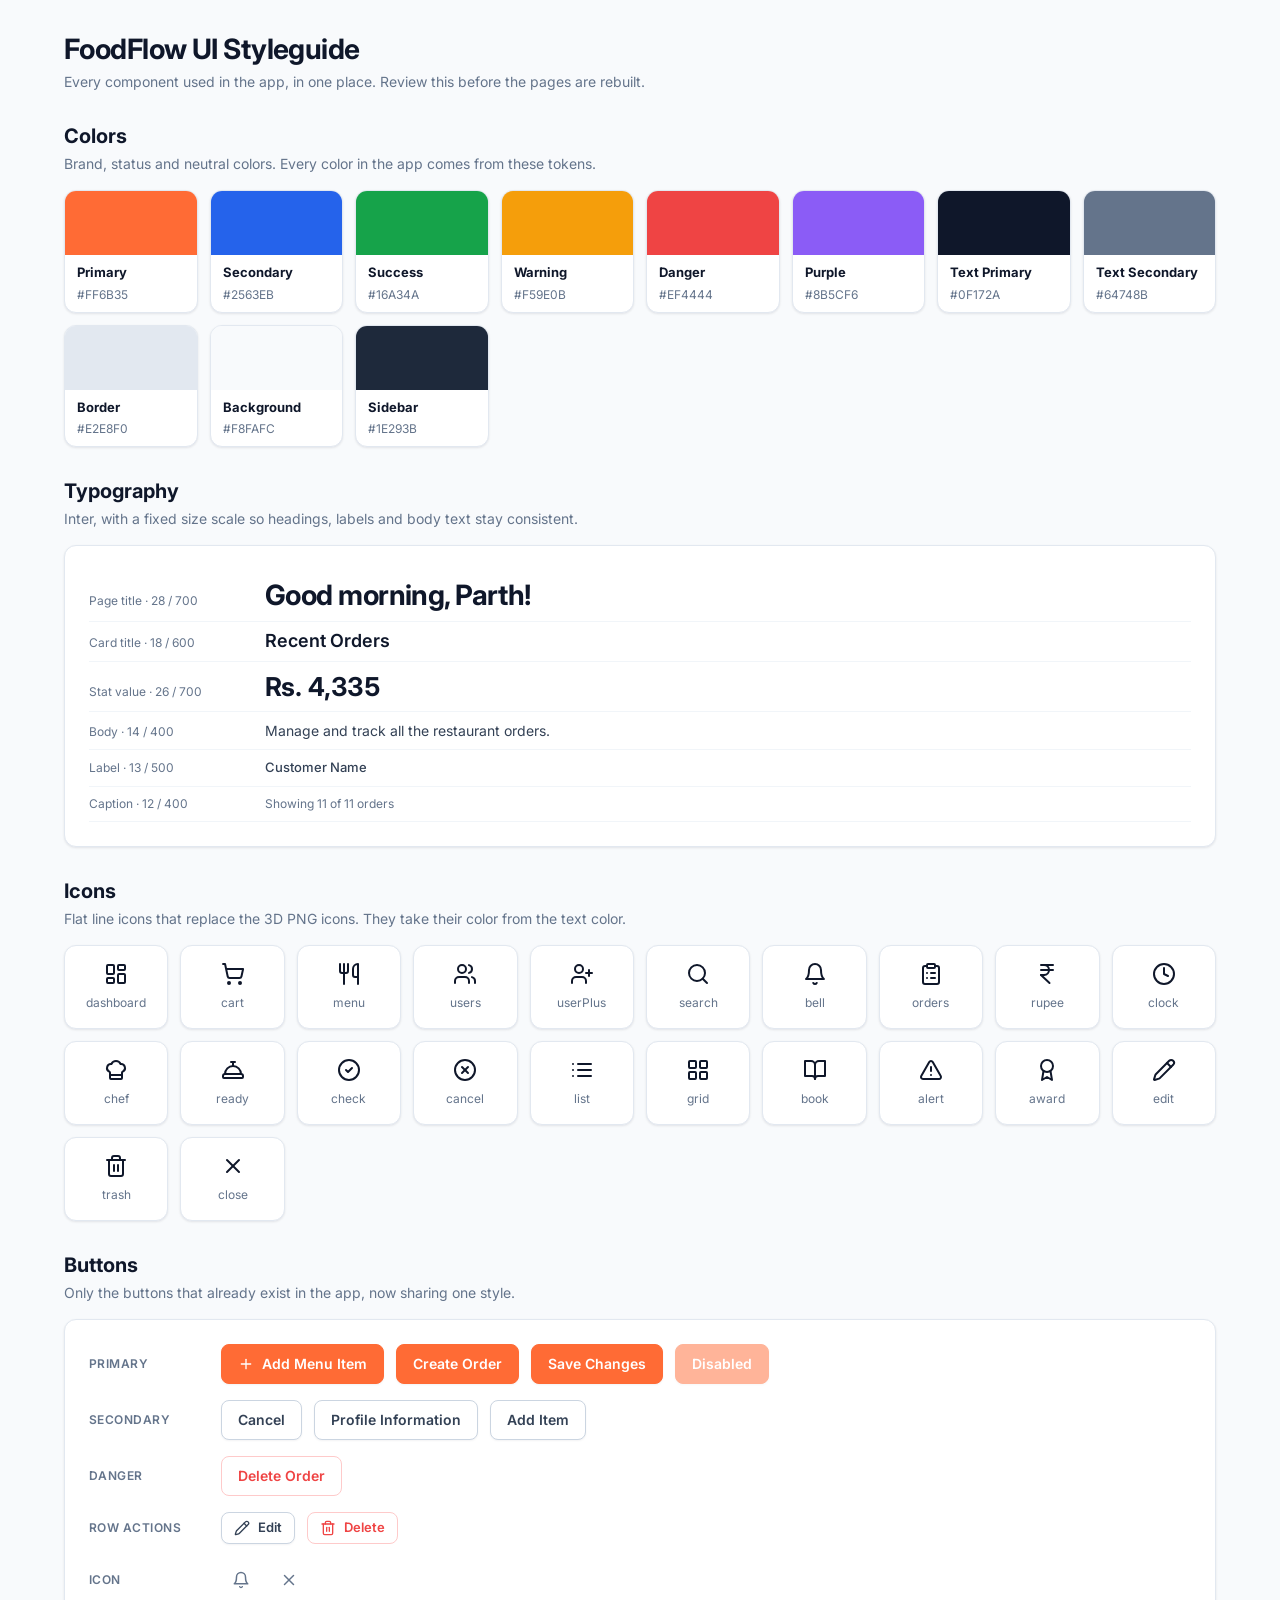
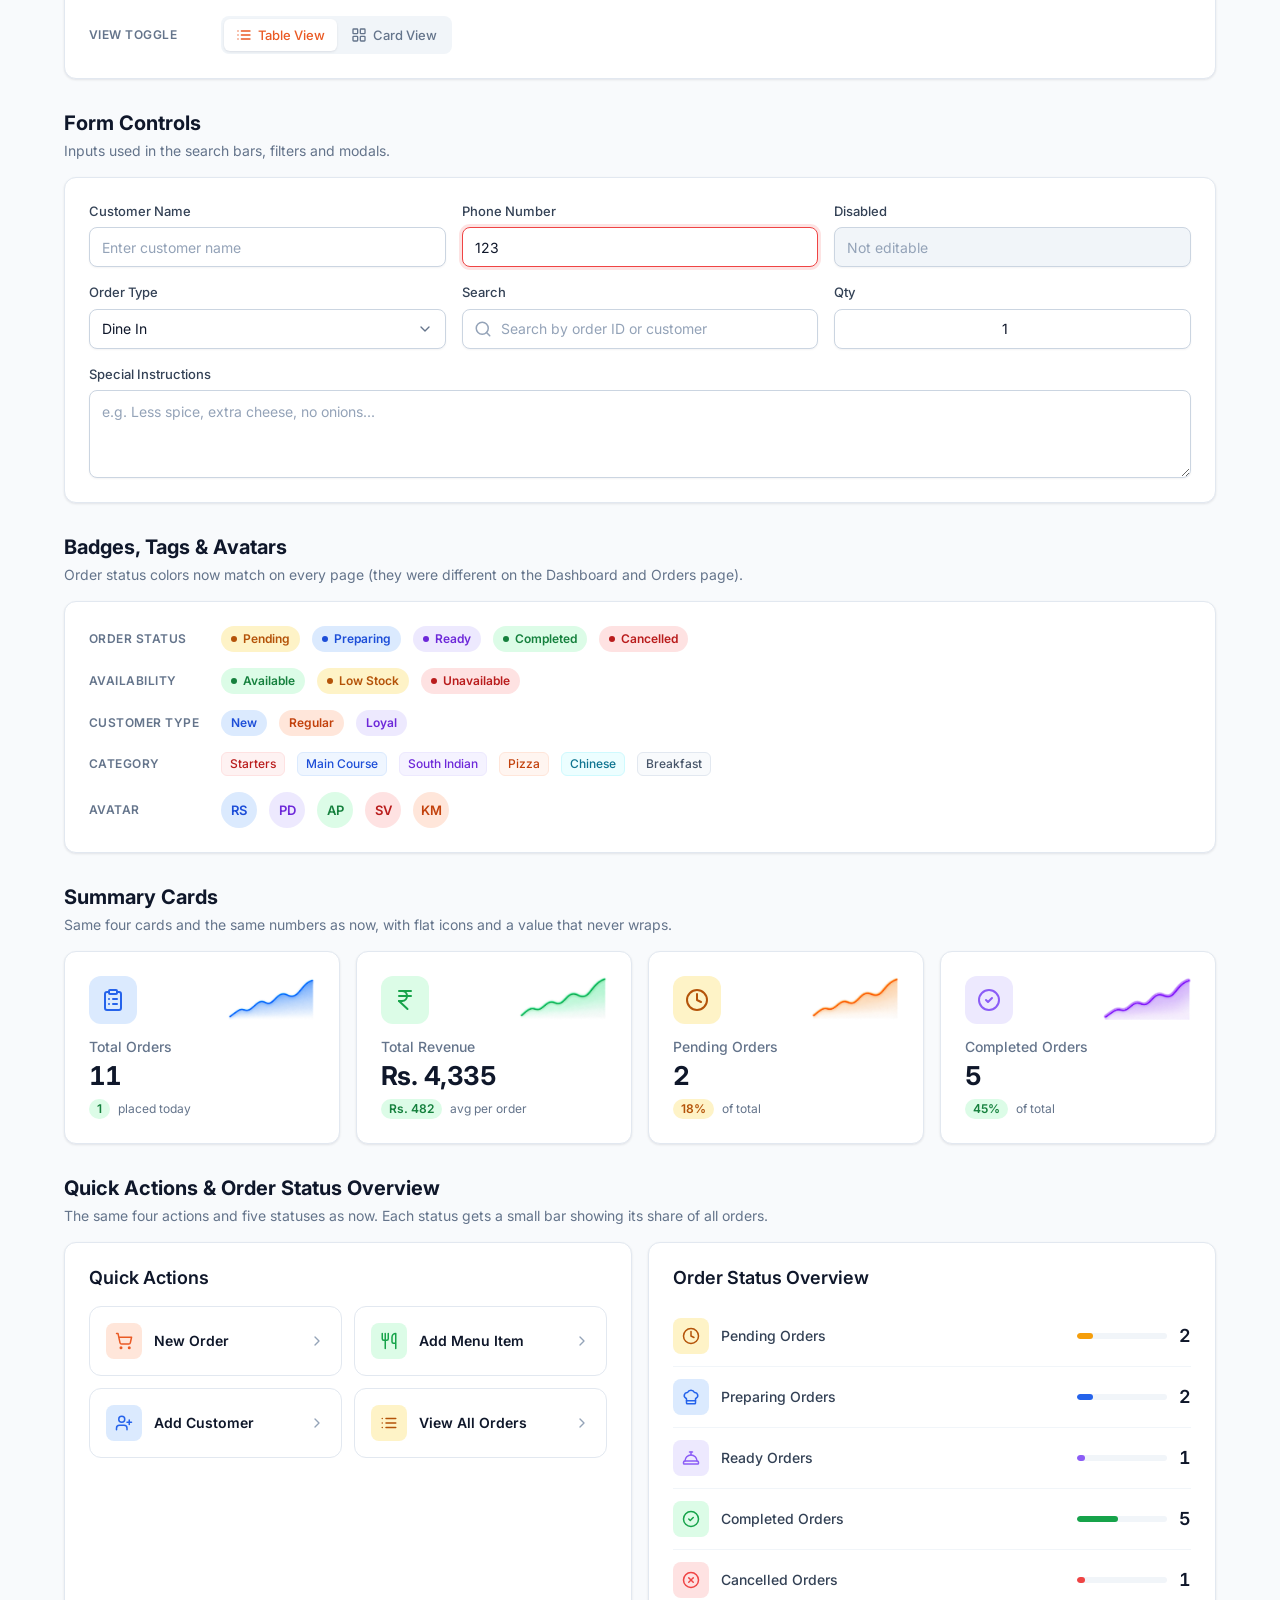
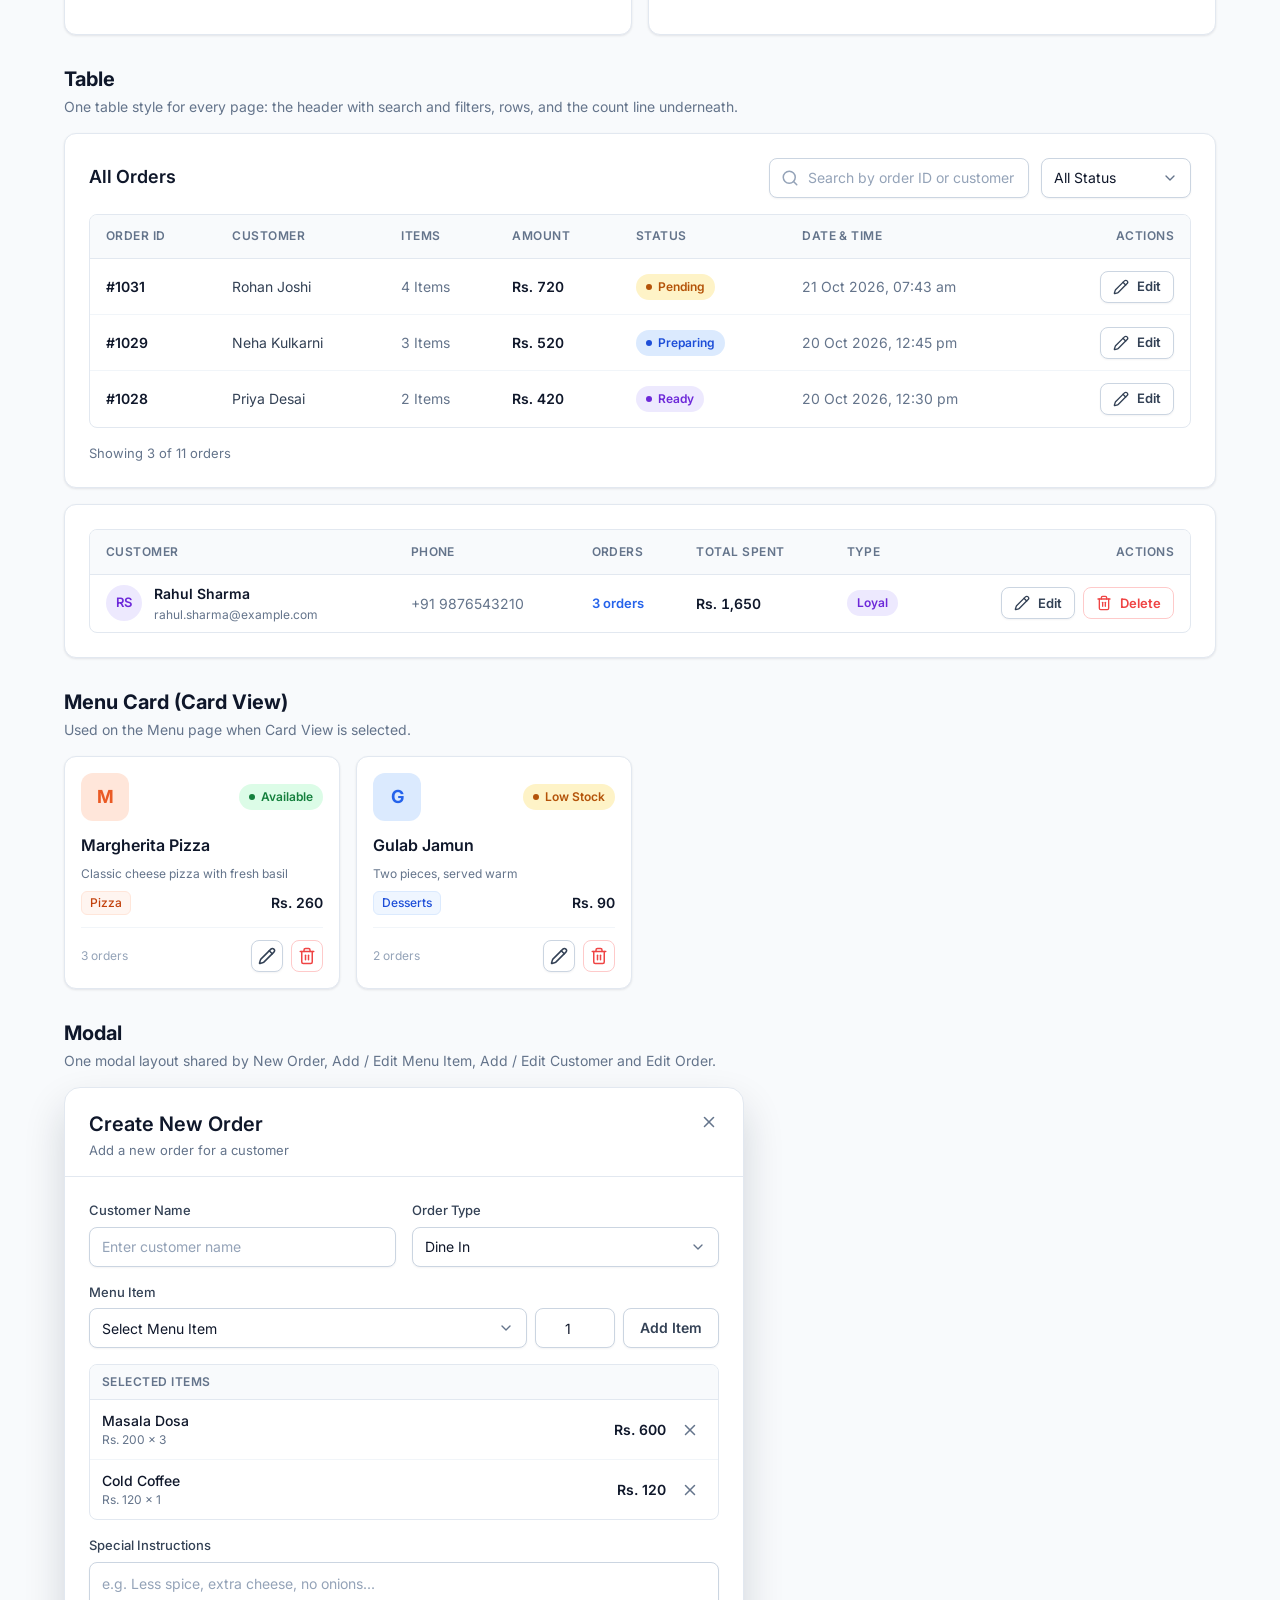
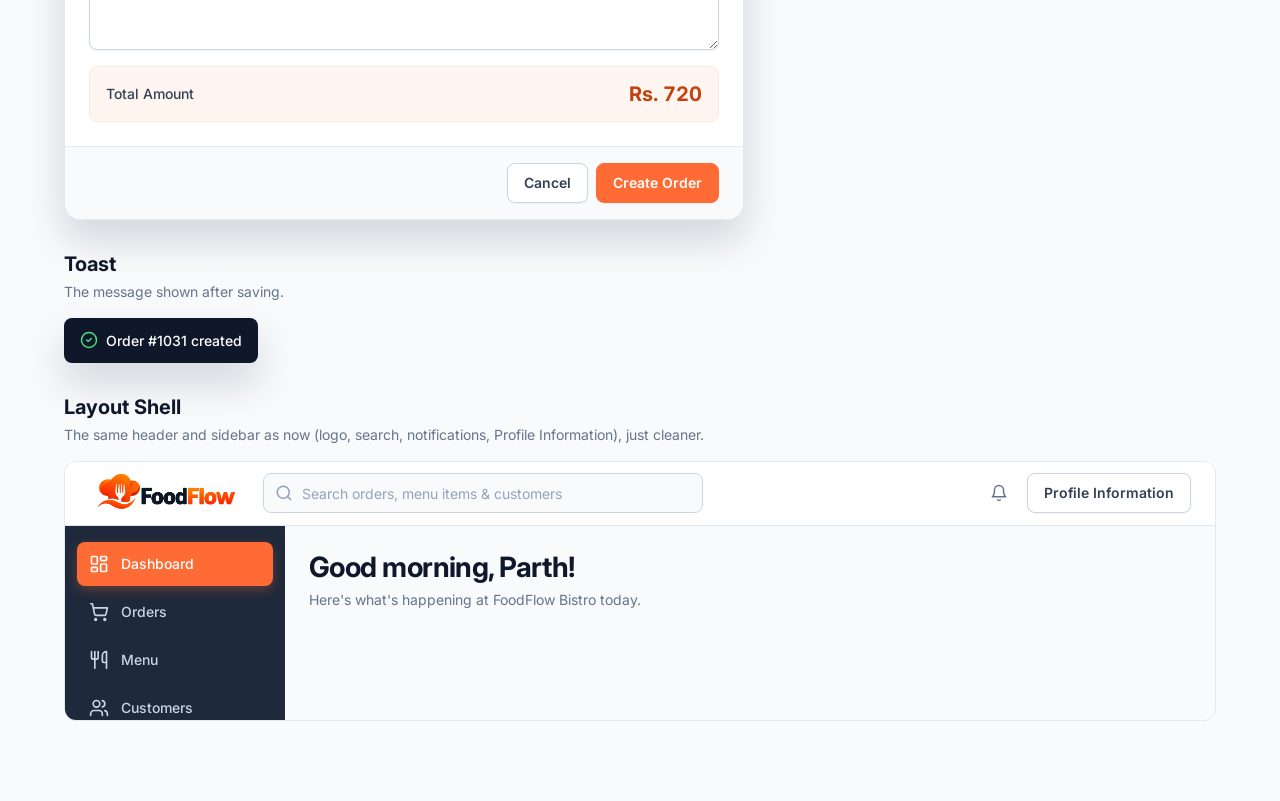
<file: frontend/styleguide.html>
<!DOCTYPE html>
<html lang="en">
<head>
    <meta charset="UTF-8">
    <meta name="viewport" content="width=device-width, initial-scale=1.0">
    <title>FoodFlow - UI Styleguide</title>

    <link rel="preconnect" href="https://fonts.googleapis.com">
    <link rel="preconnect" href="https://fonts.gstatic.com" crossorigin>
    <link href="https://fonts.googleapis.com/css2?family=Inter:wght@400;500;600;700&display=swap" rel="stylesheet">

    <link rel="stylesheet" href="css/styleguide.css">
</head>
<body>
    <div class="guide">

        <section class="page-header">
            <div>
                <h1 class="page-title">FoodFlow UI Styleguide</h1>
                <p class="page-subtitle">Every component used in the app, in one place. Review this before the pages are rebuilt.</p>
            </div>
        </section>

        <!-- Colors -->
        <section class="guide-section">
            <h2>Colors</h2>
            <p>Brand, status and neutral colors. Every color in the app comes from these tokens.</p>
            <div class="swatches">
                <div class="card swatch"><div class="swatch-color" style="background: var(--color-primary)"></div><div class="swatch-info"><strong>Primary</strong><span>#FF6B35</span></div></div>
                <div class="card swatch"><div class="swatch-color" style="background: var(--color-secondary)"></div><div class="swatch-info"><strong>Secondary</strong><span>#2563EB</span></div></div>
                <div class="card swatch"><div class="swatch-color" style="background: var(--color-success)"></div><div class="swatch-info"><strong>Success</strong><span>#16A34A</span></div></div>
                <div class="card swatch"><div class="swatch-color" style="background: var(--color-warning)"></div><div class="swatch-info"><strong>Warning</strong><span>#F59E0B</span></div></div>
                <div class="card swatch"><div class="swatch-color" style="background: var(--color-danger)"></div><div class="swatch-info"><strong>Danger</strong><span>#EF4444</span></div></div>
                <div class="card swatch"><div class="swatch-color" style="background: var(--color-accent)"></div><div class="swatch-info"><strong>Purple</strong><span>#8B5CF6</span></div></div>
                <div class="card swatch"><div class="swatch-color" style="background: var(--gray-900)"></div><div class="swatch-info"><strong>Text Primary</strong><span>#0F172A</span></div></div>
                <div class="card swatch"><div class="swatch-color" style="background: var(--gray-500)"></div><div class="swatch-info"><strong>Text Secondary</strong><span>#64748B</span></div></div>
                <div class="card swatch"><div class="swatch-color" style="background: var(--gray-200)"></div><div class="swatch-info"><strong>Border</strong><span>#E2E8F0</span></div></div>
                <div class="card swatch"><div class="swatch-color" style="background: var(--gray-50)"></div><div class="swatch-info"><strong>Background</strong><span>#F8FAFC</span></div></div>
                <div class="card swatch"><div class="swatch-color" style="background: var(--gray-800)"></div><div class="swatch-info"><strong>Sidebar</strong><span>#1E293B</span></div></div>
            </div>
        </section>

        <!-- Typography -->
        <section class="guide-section">
            <h2>Typography</h2>
            <p>Inter, with a fixed size scale so headings, labels and body text stay consistent.</p>
            <div class="card card-body">
                <div class="type-sample"><span>Page title · 28 / 700</span><p class="page-title">Good morning, Parth!</p></div>
                <div class="type-sample"><span>Card title · 18 / 600</span><p class="card-title">Recent Orders</p></div>
                <div class="type-sample"><span>Stat value · 26 / 700</span><p class="stat-value">Rs. 4,335</p></div>
                <div class="type-sample"><span>Body · 14 / 400</span><p style="font-size: 14px; color: var(--color-text-body)">Manage and track all the restaurant orders.</p></div>
                <div class="type-sample"><span>Label · 13 / 500</span><p class="label">Customer Name</p></div>
                <div class="type-sample"><span>Caption · 12 / 400</span><p style="font-size: 12px">Showing 11 of 11 orders</p></div>
            </div>
        </section>

        <!-- Icons -->
        <section class="guide-section">
            <h2>Icons</h2>
            <p>Flat line icons that replace the 3D PNG icons. They take their color from the text color.</p>
            <div class="icon-grid">
                <div class="card icon-cell"><i data-icon="dashboard"></i>dashboard</div>
                <div class="card icon-cell"><i data-icon="cart"></i>cart</div>
                <div class="card icon-cell"><i data-icon="menu"></i>menu</div>
                <div class="card icon-cell"><i data-icon="users"></i>users</div>
                <div class="card icon-cell"><i data-icon="userPlus"></i>userPlus</div>
                <div class="card icon-cell"><i data-icon="search"></i>search</div>
                <div class="card icon-cell"><i data-icon="bell"></i>bell</div>
                <div class="card icon-cell"><i data-icon="orders"></i>orders</div>
                <div class="card icon-cell"><i data-icon="rupee"></i>rupee</div>
                <div class="card icon-cell"><i data-icon="clock"></i>clock</div>
                <div class="card icon-cell"><i data-icon="chef"></i>chef</div>
                <div class="card icon-cell"><i data-icon="ready"></i>ready</div>
                <div class="card icon-cell"><i data-icon="check"></i>check</div>
                <div class="card icon-cell"><i data-icon="cancel"></i>cancel</div>
                <div class="card icon-cell"><i data-icon="list"></i>list</div>
                <div class="card icon-cell"><i data-icon="grid"></i>grid</div>
                <div class="card icon-cell"><i data-icon="book"></i>book</div>
                <div class="card icon-cell"><i data-icon="alert"></i>alert</div>
                <div class="card icon-cell"><i data-icon="award"></i>award</div>
                <div class="card icon-cell"><i data-icon="edit"></i>edit</div>
                <div class="card icon-cell"><i data-icon="trash"></i>trash</div>
                <div class="card icon-cell"><i data-icon="close"></i>close</div>
            </div>
        </section>

        <!-- Buttons -->
        <section class="guide-section">
            <h2>Buttons</h2>
            <p>Only the buttons that already exist in the app, now sharing one style.</p>
            <div class="card card-body">
                <div class="guide-row">
                    <span class="guide-label">Primary</span>
                    <button type="button" class="btn btn-primary"><i data-icon="plus"></i>Add Menu Item</button>
                    <button type="button" class="btn btn-primary">Create Order</button>
                    <button type="button" class="btn btn-primary">Save Changes</button>
                    <button type="button" class="btn btn-primary" disabled>Disabled</button>
                </div>
                <div class="guide-row">
                    <span class="guide-label">Secondary</span>
                    <button type="button" class="btn btn-secondary">Cancel</button>
                    <button type="button" class="btn btn-secondary">Profile Information</button>
                    <button type="button" class="btn btn-secondary">Add Item</button>
                </div>
                <div class="guide-row">
                    <span class="guide-label">Danger</span>
                    <button type="button" class="btn btn-danger">Delete Order</button>
                </div>
                <div class="guide-row">
                    <span class="guide-label">Row actions</span>
                    <button type="button" class="btn btn-secondary btn-sm"><i data-icon="edit"></i>Edit</button>
                    <button type="button" class="btn btn-danger btn-sm"><i data-icon="trash"></i>Delete</button>
                </div>
                <div class="guide-row">
                    <span class="guide-label">Icon</span>
                    <button type="button" class="btn btn-ghost btn-icon" aria-label="Notifications"><i data-icon="bell"></i></button>
                    <button type="button" class="btn btn-ghost btn-icon btn-sm" aria-label="Close"><i data-icon="close"></i></button>
                </div>
                <div class="guide-row">
                    <span class="guide-label">View toggle</span>
                    <div class="segmented">
                        <button type="button" class="segmented-button active"><i data-icon="list"></i>Table View</button>
                        <button type="button" class="segmented-button"><i data-icon="grid"></i>Card View</button>
                    </div>
                </div>
            </div>
        </section>

        <!-- Forms -->
        <section class="guide-section">
            <h2>Form Controls</h2>
            <p>Inputs used in the search bars, filters and modals.</p>
            <div class="card card-body guide-grid-3">
                <div class="field">
                    <label class="label" for="g-input">Customer Name</label>
                    <input class="input" id="g-input" type="text" placeholder="Enter customer name">
                </div>
                <div class="field">
                    <label class="label" for="g-error">Phone Number</label>
                    <input class="input input-error" id="g-error" type="tel" value="123">
                </div>
                <div class="field">
                    <label class="label" for="g-disabled">Disabled</label>
                    <input class="input" id="g-disabled" type="text" value="Not editable" disabled>
                </div>
                <div class="field">
                    <label class="label" for="g-select">Order Type</label>
                    <select class="select" id="g-select">
                        <option>Dine In</option>
                        <option>Take Away</option>
                    </select>
                </div>
                <div class="field">
                    <label class="label" for="g-search">Search</label>
                    <div class="search-input">
                        <i data-icon="search"></i>
                        <input class="input" id="g-search" type="text" placeholder="Search by order ID or customer">
                    </div>
                </div>
                <div class="field">
                    <label class="label" for="g-qty">Qty</label>
                    <input class="input input-number" id="g-qty" type="number" value="1" min="1">
                </div>
                <div class="field" style="grid-column: 1 / -1">
                    <label class="label" for="g-textarea">Special Instructions</label>
                    <textarea class="textarea" id="g-textarea" placeholder="e.g. Less spice, extra cheese, no onions..."></textarea>
                </div>
            </div>
        </section>

        <!-- Badges -->
        <section class="guide-section">
            <h2>Badges, Tags &amp; Avatars</h2>
            <p>Order status colors now match on every page (they were different on the Dashboard and Orders page).</p>
            <div class="card card-body">
                <div class="guide-row">
                    <span class="guide-label">Order status</span>
                    <span class="badge badge-dot badge-pending">Pending</span>
                    <span class="badge badge-dot badge-preparing">Preparing</span>
                    <span class="badge badge-dot badge-ready">Ready</span>
                    <span class="badge badge-dot badge-completed">Completed</span>
                    <span class="badge badge-dot badge-cancelled">Cancelled</span>
                </div>
                <div class="guide-row">
                    <span class="guide-label">Availability</span>
                    <span class="badge badge-dot badge-available">Available</span>
                    <span class="badge badge-dot badge-low-stock">Low Stock</span>
                    <span class="badge badge-dot badge-unavailable">Unavailable</span>
                </div>
                <div class="guide-row">
                    <span class="guide-label">Customer type</span>
                    <span class="badge badge-new">New</span>
                    <span class="badge badge-regular">Regular</span>
                    <span class="badge badge-loyal">Loyal</span>
                </div>
                <div class="guide-row">
                    <span class="guide-label">Category</span>
                    <span class="tag tag-0">Starters</span>
                    <span class="tag tag-1">Main Course</span>
                    <span class="tag tag-2">South Indian</span>
                    <span class="tag tag-3">Pizza</span>
                    <span class="tag tag-4">Chinese</span>
                    <span class="tag tag-5">Breakfast</span>
                </div>
                <div class="guide-row">
                    <span class="guide-label">Avatar</span>
                    <span class="avatar avatar-0">RS</span>
                    <span class="avatar avatar-1">PD</span>
                    <span class="avatar avatar-2">AP</span>
                    <span class="avatar avatar-3">SV</span>
                    <span class="avatar avatar-4">KM</span>
                </div>
            </div>
        </section>

        <!-- Stat Cards -->
        <section class="guide-section">
            <h2>Summary Cards</h2>
            <p>Same four cards and the same numbers as now, with flat icons and a value that never wraps.</p>
            <div class="stat-cards">
                <div class="card stat-card">
                    <div class="stat-card-top">
                        <span class="icon-box icon-blue"><i data-icon="orders"></i></span>
                        <img class="stat-graph" src="assets/icons/summary-section/graph-total-orders.png" alt="">
                    </div>
                    <div class="stat-info">
                        <span class="stat-label">Total Orders</span>
                        <span class="stat-value">11</span>
                        <div class="stat-meta"><span class="stat-pill">1</span>placed today</div>
                    </div>
                </div>
                <div class="card stat-card">
                    <div class="stat-card-top">
                        <span class="icon-box icon-green"><i data-icon="rupee"></i></span>
                        <img class="stat-graph" src="assets/icons/summary-section/graph-total-revenue.png" alt="">
                    </div>
                    <div class="stat-info">
                        <span class="stat-label">Total Revenue</span>
                        <span class="stat-value">Rs. 4,335</span>
                        <div class="stat-meta"><span class="stat-pill">Rs. 482</span>avg per order</div>
                    </div>
                </div>
                <div class="card stat-card">
                    <div class="stat-card-top">
                        <span class="icon-box icon-amber"><i data-icon="clock"></i></span>
                        <img class="stat-graph" src="assets/icons/summary-section/graph-pending-orders.png" alt="">
                    </div>
                    <div class="stat-info">
                        <span class="stat-label">Pending Orders</span>
                        <span class="stat-value">2</span>
                        <div class="stat-meta"><span class="stat-pill stat-pill-warning">18%</span>of total</div>
                    </div>
                </div>
                <div class="card stat-card">
                    <div class="stat-card-top">
                        <span class="icon-box icon-purple"><i data-icon="check"></i></span>
                        <img class="stat-graph" src="assets/icons/summary-section/graph-completed-orders.png" alt="">
                    </div>
                    <div class="stat-info">
                        <span class="stat-label">Completed Orders</span>
                        <span class="stat-value">5</span>
                        <div class="stat-meta"><span class="stat-pill">45%</span>of total</div>
                    </div>
                </div>
            </div>
        </section>

        <!-- Quick Actions + Order Status -->
        <section class="guide-section">
            <h2>Quick Actions &amp; Order Status Overview</h2>
            <p>The same four actions and five statuses as now. Each status gets a small bar showing its share of all orders.</p>
            <div class="guide-grid-2">
                <div class="card card-body">
                    <div class="card-header">
                        <h3 class="card-title">Quick Actions</h3>
                    </div>
                    <div class="quick-actions">
                        <button type="button" class="quick-action">
                            <span class="icon-box icon-box-sm icon-orange"><i data-icon="cart"></i></span>
                            <span class="quick-action-label">New Order</span>
                            <i data-icon="chevronRight"></i>
                        </button>
                        <button type="button" class="quick-action">
                            <span class="icon-box icon-box-sm icon-green"><i data-icon="menu"></i></span>
                            <span class="quick-action-label">Add Menu Item</span>
                            <i data-icon="chevronRight"></i>
                        </button>
                        <button type="button" class="quick-action">
                            <span class="icon-box icon-box-sm icon-blue"><i data-icon="userPlus"></i></span>
                            <span class="quick-action-label">Add Customer</span>
                            <i data-icon="chevronRight"></i>
                        </button>
                        <button type="button" class="quick-action">
                            <span class="icon-box icon-box-sm icon-amber"><i data-icon="list"></i></span>
                            <span class="quick-action-label">View All Orders</span>
                            <i data-icon="chevronRight"></i>
                        </button>
                    </div>
                </div>

                <div class="card card-body">
                    <div class="card-header">
                        <h3 class="card-title">Order Status Overview</h3>
                    </div>
                    <div class="status-tiles">
                        <div class="status-tile">
                            <span class="icon-box icon-box-sm icon-amber"><i data-icon="clock"></i></span>
                            <span class="status-tile-label">Pending Orders</span>
                            <span class="status-tile-bar" style="color: var(--color-warning)"><span style="width: 18%"></span></span>
                            <span class="status-tile-count">2</span>
                        </div>
                        <div class="status-tile">
                            <span class="icon-box icon-box-sm icon-blue"><i data-icon="chef"></i></span>
                            <span class="status-tile-label">Preparing Orders</span>
                            <span class="status-tile-bar" style="color: var(--color-secondary)"><span style="width: 18%"></span></span>
                            <span class="status-tile-count">2</span>
                        </div>
                        <div class="status-tile">
                            <span class="icon-box icon-box-sm icon-purple"><i data-icon="ready"></i></span>
                            <span class="status-tile-label">Ready Orders</span>
                            <span class="status-tile-bar" style="color: var(--color-accent)"><span style="width: 9%"></span></span>
                            <span class="status-tile-count">1</span>
                        </div>
                        <div class="status-tile">
                            <span class="icon-box icon-box-sm icon-green"><i data-icon="check"></i></span>
                            <span class="status-tile-label">Completed Orders</span>
                            <span class="status-tile-bar" style="color: var(--color-success)"><span style="width: 45%"></span></span>
                            <span class="status-tile-count">5</span>
                        </div>
                        <div class="status-tile">
                            <span class="icon-box icon-box-sm icon-red"><i data-icon="cancel"></i></span>
                            <span class="status-tile-label">Cancelled Orders</span>
                            <span class="status-tile-bar" style="color: var(--color-danger)"><span style="width: 9%"></span></span>
                            <span class="status-tile-count">1</span>
                        </div>
                    </div>
                </div>
            </div>
        </section>

        <!-- Table -->
        <section class="guide-section">
            <h2>Table</h2>
            <p>One table style for every page: the header with search and filters, rows, and the count line underneath.</p>
            <div class="card card-body">
                <div class="card-header">
                    <h3 class="card-title">All Orders</h3>
                    <div class="toolbar">
                        <div class="search-input">
                            <i data-icon="search"></i>
                            <input class="input" type="text" placeholder="Search by order ID or customer">
                        </div>
                        <select class="select">
                            <option>All Status</option>
                            <option>Pending</option>
                        </select>
                    </div>
                </div>
                <div class="table-wrap">
                    <table class="table">
                        <thead>
                            <tr>
                                <th>Order ID</th>
                                <th>Customer</th>
                                <th>Items</th>
                                <th>Amount</th>
                                <th>Status</th>
                                <th>Date &amp; Time</th>
                                <th class="text-right">Actions</th>
                            </tr>
                        </thead>
                        <tbody>
                            <tr>
                                <td class="cell-strong">#1031</td>
                                <td>Rohan Joshi</td>
                                <td class="cell-muted">4 Items</td>
                                <td class="cell-strong cell-number">Rs. 720</td>
                                <td><span class="badge badge-dot badge-pending">Pending</span></td>
                                <td class="cell-muted">21 Oct 2026, 07:43 am</td>
                                <td class="text-right"><button type="button" class="btn btn-secondary btn-sm"><i data-icon="edit"></i>Edit</button></td>
                            </tr>
                            <tr>
                                <td class="cell-strong">#1029</td>
                                <td>Neha Kulkarni</td>
                                <td class="cell-muted">3 Items</td>
                                <td class="cell-strong cell-number">Rs. 520</td>
                                <td><span class="badge badge-dot badge-preparing">Preparing</span></td>
                                <td class="cell-muted">20 Oct 2026, 12:45 pm</td>
                                <td class="text-right"><button type="button" class="btn btn-secondary btn-sm"><i data-icon="edit"></i>Edit</button></td>
                            </tr>
                            <tr>
                                <td class="cell-strong">#1028</td>
                                <td>Priya Desai</td>
                                <td class="cell-muted">2 Items</td>
                                <td class="cell-strong cell-number">Rs. 420</td>
                                <td><span class="badge badge-dot badge-ready">Ready</span></td>
                                <td class="cell-muted">20 Oct 2026, 12:30 pm</td>
                                <td class="text-right"><button type="button" class="btn btn-secondary btn-sm"><i data-icon="edit"></i>Edit</button></td>
                            </tr>
                        </tbody>
                    </table>
                </div>
                <p class="card-footer-text">Showing 3 of 11 orders</p>
            </div>

            <div class="card card-body" style="margin-top: var(--spacing-lg)">
                <div class="table-wrap">
                    <table class="table">
                        <thead>
                            <tr>
                                <th>Customer</th>
                                <th>Phone</th>
                                <th>Orders</th>
                                <th>Total Spent</th>
                                <th>Type</th>
                                <th class="text-right">Actions</th>
                            </tr>
                        </thead>
                        <tbody>
                            <tr>
                                <td>
                                    <div class="cell-person">
                                        <span class="avatar avatar-1">RS</span>
                                        <div class="cell-stack">
                                            <span class="cell-title">Rahul Sharma</span>
                                            <span class="cell-subtitle">rahul.sharma@example.com</span>
                                        </div>
                                    </div>
                                </td>
                                <td class="cell-muted">+91 9876543210</td>
                                <td><a href="#" class="card-link">3 orders</a></td>
                                <td class="cell-strong cell-number">Rs. 1,650</td>
                                <td><span class="badge badge-loyal">Loyal</span></td>
                                <td class="text-right">
                                    <div class="row-actions">
                                        <button type="button" class="btn btn-secondary btn-sm"><i data-icon="edit"></i>Edit</button>
                                        <button type="button" class="btn btn-danger btn-sm"><i data-icon="trash"></i>Delete</button>
                                    </div>
                                </td>
                            </tr>
                        </tbody>
                    </table>
                </div>
            </div>
        </section>

        <!-- Menu Card -->
        <section class="guide-section">
            <h2>Menu Card (Card View)</h2>
            <p>Used on the Menu page when Card View is selected.</p>
            <div class="menu-cards">
                <div class="card menu-card">
                    <div class="menu-card-top">
                        <span class="icon-box icon-orange">M</span>
                        <span class="badge badge-dot badge-available">Available</span>
                    </div>
                    <span class="menu-card-name">Margherita Pizza</span>
                    <span class="menu-card-description">Classic cheese pizza with fresh basil</span>
                    <div class="menu-card-info">
                        <span class="tag tag-3">Pizza</span>
                        <span class="menu-card-price">Rs. 260</span>
                    </div>
                    <div class="menu-card-footer">
                        <span>3 orders</span>
                        <div class="row-actions">
                            <button type="button" class="btn btn-secondary btn-sm btn-icon" aria-label="Edit"><i data-icon="edit"></i></button>
                            <button type="button" class="btn btn-danger btn-sm btn-icon" aria-label="Delete"><i data-icon="trash"></i></button>
                        </div>
                    </div>
                </div>
                <div class="card menu-card">
                    <div class="menu-card-top">
                        <span class="icon-box icon-blue">G</span>
                        <span class="badge badge-dot badge-low-stock">Low Stock</span>
                    </div>
                    <span class="menu-card-name">Gulab Jamun</span>
                    <span class="menu-card-description">Two pieces, served warm</span>
                    <div class="menu-card-info">
                        <span class="tag tag-1">Desserts</span>
                        <span class="menu-card-price">Rs. 90</span>
                    </div>
                    <div class="menu-card-footer">
                        <span>2 orders</span>
                        <div class="row-actions">
                            <button type="button" class="btn btn-secondary btn-sm btn-icon" aria-label="Edit"><i data-icon="edit"></i></button>
                            <button type="button" class="btn btn-danger btn-sm btn-icon" aria-label="Delete"><i data-icon="trash"></i></button>
                        </div>
                    </div>
                </div>
            </div>
        </section>

        <!-- Modal -->
        <section class="guide-section">
            <h2>Modal</h2>
            <p>One modal layout shared by New Order, Add / Edit Menu Item, Add / Edit Customer and Edit Order.</p>
            <div class="modal modal-lg static-modal">
                <div class="modal-header">
                    <div>
                        <h2 class="modal-title">Create New Order</h2>
                        <p class="modal-subtitle">Add a new order for a customer</p>
                    </div>
                    <button type="button" class="btn btn-ghost btn-icon btn-sm modal-close" aria-label="Close modal"><i data-icon="close"></i></button>
                </div>
                <div class="modal-body">
                    <div class="field">
                        <label class="label" for="m-name">Customer Name</label>
                        <input class="input" id="m-name" type="text" placeholder="Enter customer name">
                    </div>
                    <div class="field">
                        <label class="label" for="m-type">Order Type</label>
                        <select class="select" id="m-type">
                            <option>Dine In</option>
                            <option>Take Away</option>
                        </select>
                    </div>
                    <div class="field field-full">
                        <label class="label" for="m-item">Menu Item</label>
                        <div class="add-item-row">
                            <select class="select" id="m-item">
                                <option>Select Menu Item</option>
                            </select>
                            <input class="input input-number" type="number" value="1" min="1" aria-label="Quantity">
                            <button type="button" class="btn btn-secondary">Add Item</button>
                        </div>
                    </div>
                    <div class="field-full line-items">
                        <div class="line-items-title">Selected Items</div>
                        <div class="line-item">
                            <div>
                                <div class="line-item-name">Masala Dosa</div>
                                <div class="line-item-meta">Rs. 200 × 3</div>
                            </div>
                            <div class="line-item-actions">
                                Rs. 600
                                <button type="button" class="btn btn-ghost btn-icon btn-sm" aria-label="Remove"><i data-icon="close"></i></button>
                            </div>
                        </div>
                        <div class="line-item">
                            <div>
                                <div class="line-item-name">Cold Coffee</div>
                                <div class="line-item-meta">Rs. 120 × 1</div>
                            </div>
                            <div class="line-item-actions">
                                Rs. 120
                                <button type="button" class="btn btn-ghost btn-icon btn-sm" aria-label="Remove"><i data-icon="close"></i></button>
                            </div>
                        </div>
                    </div>
                    <div class="field field-full">
                        <label class="label" for="m-notes">Special Instructions</label>
                        <textarea class="textarea" id="m-notes" placeholder="e.g. Less spice, extra cheese, no onions..."></textarea>
                    </div>
                    <div class="field-full total-box">
                        <span>Total Amount</span>
                        <strong>Rs. 720</strong>
                    </div>
                </div>
                <div class="modal-footer">
                    <button type="button" class="btn btn-secondary">Cancel</button>
                    <button type="button" class="btn btn-primary">Create Order</button>
                </div>
            </div>
        </section>

        <!-- Toast -->
        <section class="guide-section">
            <h2>Toast</h2>
            <p>The message shown after saving.</p>
            <div class="toast static-toast"><i data-icon="check"></i>Order #1031 created</div>
        </section>

        <!-- Layout -->
        <section class="guide-section">
            <h2>Layout Shell</h2>
            <p>The same header and sidebar as now (logo, search, notifications, Profile Information), just cleaner.</p>
            <div class="shell-preview">
                <header class="topbar">
                    <a href="#" class="topbar-logo"><img src="assets/logo/website-logo.png" alt="FoodFlow"></a>
                    <div class="search-input topbar-search">
                        <i data-icon="search"></i>
                        <input class="input" type="text" placeholder="Search orders, menu items & customers">
                    </div>
                    <div class="topbar-actions">
                        <button type="button" class="btn btn-ghost btn-icon" aria-label="Notifications"><i data-icon="bell"></i></button>
                        <button type="button" class="btn btn-secondary">Profile Information</button>
                    </div>
                </header>
                <aside class="sidebar">
                    <ul class="sidebar-list">
                        <li><a href="#" class="nav-link active"><i data-icon="dashboard"></i>Dashboard</a></li>
                        <li><a href="#" class="nav-link"><i data-icon="cart"></i>Orders</a></li>
                        <li><a href="#" class="nav-link"><i data-icon="menu"></i>Menu</a></li>
                        <li><a href="#" class="nav-link"><i data-icon="users"></i>Customers</a></li>
                    </ul>
                </aside>
                <div class="shell-preview-content">
                    <h1 class="page-title">Good morning, Parth!</h1>
                    <p class="page-subtitle">Here's what's happening at FoodFlow Bistro today.</p>
                </div>
            </div>
        </section>

    </div>

    <script src="js/icons.js"></script>
</body>
</html>
</file>
<file: frontend/css/main.css>
@import url("reset.css");
@import url("variables.css");
@import url("base.css");
@import url("components/icons.css");
@import url("components/buttons.css");
@import url("components/forms.css");
@import url("components/badges.css");
@import url("components/cards.css");
@import url("components/tables.css");
@import url("components/modal.css");
@import url("components/navigation.css");
@import url("components/feedback.css");
@import url("layout.css");
</file>
<file: frontend/css/styleguide.css>
@import url("reset.css");
@import url("variables.css");
@import url("base.css");
@import url("components/icons.css");
@import url("components/buttons.css");
@import url("components/forms.css");
@import url("components/badges.css");
@import url("components/cards.css");
@import url("components/tables.css");
@import url("components/modal.css");
@import url("components/navigation.css");
@import url("components/feedback.css");

/* Styleguide page only */

.guide{
    max-width: 1200px;
    margin: 0 auto;
    padding: var(--spacing-2xl) var(--spacing-xl) 80px;

    display: flex;
    flex-direction: column;
    gap: var(--spacing-2xl);
}

.guide-section h2{
    margin-bottom: var(--spacing-xs);
    font-size: var(--font-size-xl);
}

.guide-section > p{
    margin-bottom: var(--spacing-lg);
    font-size: var(--font-size-sm);
}

.guide-row{
    display: flex;
    align-items: center;
    flex-wrap: wrap;
    gap: var(--spacing-md);
}

.guide-row + .guide-row{
    margin-top: var(--spacing-lg);
}

.guide-label{
    width: 120px;

    font-size: var(--font-size-xs);
    font-weight: var(--font-weight-semibold);
    color: var(--color-text-secondary);
    text-transform: uppercase;
    letter-spacing: 0.04em;
}

.guide-grid-2{
    display: grid;
    grid-template-columns: repeat(2, minmax(0, 1fr));
    gap: var(--spacing-lg);
}

.guide-grid-3{
    display: grid;
    grid-template-columns: repeat(3, minmax(0, 1fr));
    gap: var(--spacing-lg);
}

.swatches{
    display: grid;
    grid-template-columns: repeat(auto-fill, minmax(130px, 1fr));
    gap: var(--spacing-md);
}

.swatch{
    overflow: hidden;
}

.swatch-color{
    height: 64px;
}

.swatch-info{
    padding: var(--spacing-sm) var(--spacing-md);
}

.swatch-info strong{
    display: block;
    font-size: var(--font-size-13);
    color: var(--color-text-primary);
}

.swatch-info span{
    font-size: var(--font-size-xs);
    color: var(--color-text-secondary);
}

.type-sample{
    display: flex;
    align-items: baseline;
    gap: var(--spacing-lg);

    padding: var(--spacing-sm) 0;
    border-bottom: 1px solid var(--gray-100);
}

.type-sample span{
    width: 160px;
    font-size: var(--font-size-xs);
    color: var(--color-text-secondary);
}

.icon-grid{
    display: grid;
    grid-template-columns: repeat(auto-fill, minmax(96px, 1fr));
    gap: var(--spacing-md);
}

.icon-cell{
    padding: var(--spacing-lg) var(--spacing-sm);

    display: flex;
    flex-direction: column;
    align-items: center;
    gap: var(--spacing-sm);

    font-size: var(--font-size-xs);
    color: var(--color-text-secondary);
}

.icon-cell .icon{
    width: 24px;
    height: 24px;
    color: var(--color-text-primary);
}

.static-modal{
    position: static;
    animation: none;
    max-height: none;
}

.static-toast{
    position: static;
    display: inline-flex;
    opacity: 1;
    transform: none;
}

.shell-preview{
    display: grid;
    grid-template-columns: 220px 1fr;

    height: 260px;

    border: 1px solid var(--color-border);
    border-radius: var(--radius-lg);

    overflow: hidden;
}

.shell-preview .topbar{
    position: static;
    grid-column: 1 / -1;
}

.shell-preview-content{
    padding: var(--spacing-xl);
    background-color: var(--color-background);
}

@media (max-width: 900px){

    .guide-grid-2,
    .guide-grid-3{
        grid-template-columns: minmax(0, 1fr);
    }

    .shell-preview{
        grid-template-columns: 1fr;
        height: auto;
    }

    .shell-preview .sidebar{
        display: none;
    }

}

@media (max-width: 560px){

    .topbar{
        flex-wrap: wrap;
        height: auto;
        padding: var(--spacing-md);
    }

    .topbar-search{
        order: 3;
        flex-basis: 100%;
    }

}
</file>
